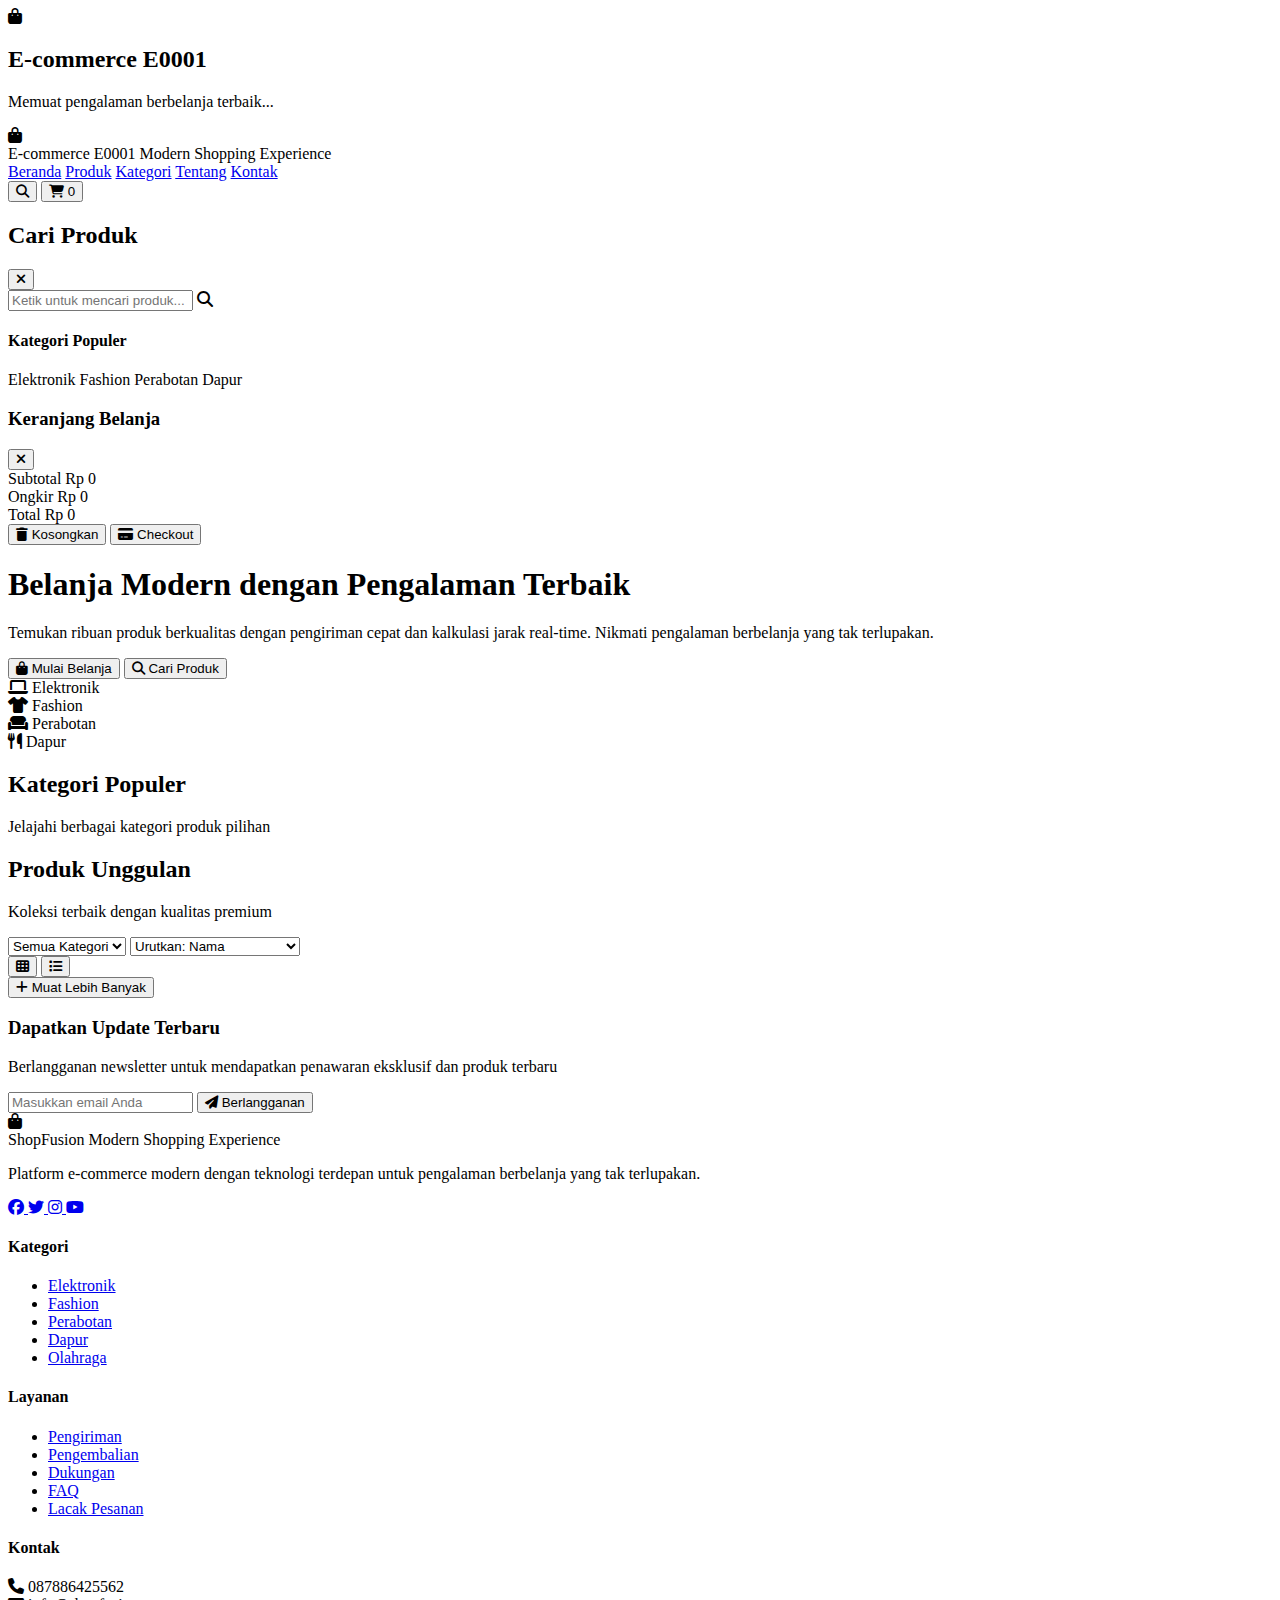
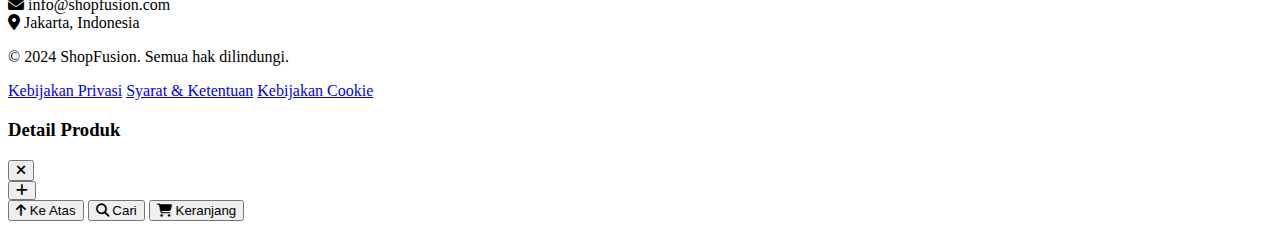
<file: index.html>
<!DOCTYPE html>
<html lang="id">
<head>
    <meta charset="UTF-8">
    <meta name="viewport" content="width=device-width, initial-scale=1.0">
    <title>ShopFusion - E-commerce Modern</title>
    <link rel="stylesheet" href="https://e0001.appsku.my.id/css/style.css">
    <link href="https://cdnjs.cloudflare.com/ajax/libs/font-awesome/6.4.0/css/all.min.css" rel="stylesheet">
    <link href="https://fonts.googleapis.com/css2?family=Inter:wght@300;400;500;600;700;800&family=Space+Grotesk:wght@300;400;500;600;700&display=swap" rel="stylesheet">
</head>
<body>
    <!-- Loading Screen -->
    <div class="loading-screen" id="loadingScreen">
        <div class="loading-content">
            <div class="loading-logo">
                <div class="logo-icon">
                    <i class="fas fa-shopping-bag"></i>
                </div>
                <h2>E-commerce E0001</h2>
            </div>
            <div class="loading-spinner"></div>
            <p>Memuat pengalaman berbelanja terbaik...</p>
        </div>
    </div>

    <!-- Header -->
    <header class="header" id="header">
        <div class="container">
            <div class="header-content">
                <!-- Logo -->
                <div class="logo">
                    <div class="logo-icon">
                        <i class="fas fa-shopping-bag"></i>
                    </div>
                    <div class="logo-text">
                        <span class="brand-name">E-commerce E0001</span>
                        <span class="brand-tagline">Modern Shopping Experience</span>
                    </div>
                </div>

                <!-- Navigation -->
                <nav class="nav-menu" id="navMenu">
                    <a href="#home" class="nav-link active">Beranda</a>
                    <a href="#products" class="nav-link">Produk</a>
                    <a href="#categories" class="nav-link">Kategori</a>
                    <a href="#about" class="nav-link">Tentang</a>
                    <a href="contact.html" class="nav-link">Kontak</a>
                </nav>

                <!-- Header Actions -->
                <div class="header-actions">
                    <button class="action-btn search-btn" id="searchToggle">
                        <i class="fas fa-search"></i>
                    </button>
                    <!-- <button class="action-btn theme-toggle" style="display:none" id="themeToggle">
                        <i class="fas fa-moon"></i>
                    </button> -->
                    <button class="action-btn cart-toggle" id="cartToggle">
                        <i class="fas fa-shopping-cart"></i>
                        <span class="cart-badge" id="cartBadge">0</span>
                    </button>
                    <!-- <button class="mobile-menu-toggle" style="display:none"  id="mobileMenuToggle">
                        <span></span>
                        <span></span>
                        <span></span>
                    </button> -->
                </div>
            </div>
        </div>
    </header>

    <!-- Search Overlay -->
    <div class="search-overlay" id="searchOverlay">
        <div class="search-container">
            <div class="search-header">
                <h2>Cari Produk</h2>
                <button class="search-close" id="searchClose">
                    <i class="fas fa-times"></i>
                </button>
            </div>
            <div class="search-input-container">
                <input type="text" class="search-input" id="searchInput" placeholder="Ketik untuk mencari produk...">
                <i class="fas fa-search search-icon"></i>
            </div>
            <div class="search-suggestions" id="searchSuggestions">
                <div class="suggestion-category">
                    <h4>Kategori Populer</h4>
                    <div class="suggestion-items">
                        <span class="suggestion-item">Elektronik</span>
                        <span class="suggestion-item">Fashion</span>
                        <span class="suggestion-item">Perabotan</span>
                        <span class="suggestion-item">Dapur</span>
                    </div>
                </div>
            </div>
            <div class="search-results" id="searchResults"></div>
        </div>
    </div>

    <!-- Cart Sidebar -->
    <div class="cart-sidebar" id="cartSidebar">
        <div class="cart-header">
            <h3>Keranjang Belanja</h3>
            <button class="cart-close" id="cartClose">
                <i class="fas fa-times"></i>
            </button>
        </div>
        <div class="cart-content">
            <div class="cart-items" id="cartItems">
                <!-- Cart items will be populated here -->
            </div>
            <div class="cart-summary">
                <div class="summary-row">
                    <span>Subtotal</span>
                    <span id="cartSubtotal">Rp 0</span>
                </div>
                <div class="summary-row">
                    <span>Ongkir</span>
                    <span id="cartShipping">Rp 0</span>
                </div>
                <div class="summary-row total">
                    <span>Total</span>
                    <span id="cartTotal">Rp 0</span>
                </div>
            </div>
            <div class="cart-actions">
                <button class="btn btn-outline" onclick="clearCart()">
                    <i class="fas fa-trash"></i>
                    <span>Kosongkan</span>
                </button>
                <button class="btn btn-primary" onclick="goToCheckout()">
                    <i class="fas fa-credit-card"></i>
                    <span>Checkout</span>
                </button>
            </div>
        </div>
    </div>

    <!-- Main Content -->
    <main class="main-content">
        <!-- Hero Section -->
        <section class="hero" id="home">
            <div class="hero-background">
                <div class="gradient-orb orb-1"></div>
                <div class="gradient-orb orb-2"></div>
                <div class="gradient-orb orb-3"></div>
            </div>
            <div class="container">
                <div class="hero-content">
                    <div class="hero-text">
                        <h1 class="hero-title">
                            Belanja Modern dengan
                            <span class="gradient-text">Pengalaman Terbaik</span>
                        </h1>
                        <p class="hero-description">
                            Temukan ribuan produk berkualitas dengan pengiriman cepat dan kalkulasi jarak real-time. 
                            Nikmati pengalaman berbelanja yang tak terlupakan.
                        </p>
                        <div class="hero-actions">
                            <button class="btn btn-primary btn-large" onclick="scrollToProducts()">
                                <i class="fas fa-shopping-bag"></i>
                                <span>Mulai Belanja</span>
                            </button>
                            <button class="btn btn-outline btn-large" onclick="openSearch()">
                                <i class="fas fa-search"></i>
                                <span>Cari Produk</span>
                            </button>
                        </div>
                    </div>
                    <div class="hero-visual">
                        <div class="floating-card card-1">
                            <i class="fas fa-laptop"></i>
                            <span>Elektronik</span>
                        </div>
                        <div class="floating-card card-2">
                            <i class="fas fa-tshirt"></i>
                            <span>Fashion</span>
                        </div>
                        <div class="floating-card card-3">
                            <i class="fas fa-couch"></i>
                            <span>Perabotan</span>
                        </div>
                        <div class="floating-card card-4">
                            <i class="fas fa-utensils"></i>
                            <span>Dapur</span>
                        </div>
                    </div>
                </div>
            </div>
        </section>


        <!-- Categories Section -->
        <section class="categories" id="categories">
            <div class="container">
                <div class="section-header">
                    <h2 class="section-title">Kategori Populer</h2>
                    <p class="section-description">Jelajahi berbagai kategori produk pilihan</p>
                </div>
                <div class="categories-grid" id="categoriesGrid">
                    <!-- Categories will be populated here -->
                </div>
            </div>
        </section>

        <!-- Products Section -->
        <section class="products" id="products">
            <div class="container">
                <div class="section-header">
                    <h2 class="section-title">Produk Unggulan</h2>
                    <p class="section-description">Koleksi terbaik dengan kualitas premium</p>
                </div>
                
                <div class="products-controls">
                    <div class="filter-controls">
                        <select class="filter-select" id="categoryFilter">
                            <option value="all">Semua Kategori</option>
                        </select>
                        <select class="filter-select" id="sortFilter">
                            <option value="name">Urutkan: Nama</option>
                            <option value="price-low">Harga: Rendah ke Tinggi</option>
                            <option value="price-high">Harga: Tinggi ke Rendah</option>
                            <option value="category">Kategori</option>
                        </select>
                    </div>
                    <div class="view-controls">
                        <button class="view-btn active" data-view="grid" id="gridView">
                            <i class="fas fa-th"></i>
                        </button>
                        <button class="view-btn" data-view="list" id="listView">
                            <i class="fas fa-list"></i>
                        </button>
                    </div>
                </div>

                <div class="products-grid" id="productsGrid">
                    <!-- Products will be populated here -->
                </div>

                <div class="load-more-container">
                    <button class="btn btn-outline" id="loadMoreBtn">
                        <i class="fas fa-plus"></i>
                        <span>Muat Lebih Banyak</span>
                    </button>
                </div>
            </div>
        </section>

        <!-- Newsletter Section -->
        <section class="newsletter">
            <div class="container">
                <div class="newsletter-content">
                    <div class="newsletter-text">
                        <h3>Dapatkan Update Terbaru</h3>
                        <p>Berlangganan newsletter untuk mendapatkan penawaran eksklusif dan produk terbaru</p>
                    </div>
                    <div class="newsletter-form">
                        <div class="input-group">
                            <input type="email" placeholder="Masukkan email Anda" class="newsletter-input">
                            <button class="btn btn-primary">
                                <i class="fas fa-paper-plane"></i>
                                <span>Berlangganan</span>
                            </button>
                        </div>
                    </div>
                </div>
            </div>
        </section>
    </main>

    <!-- Footer -->
    <footer class="footer">
        <div class="container">
            <div class="footer-content">
                <div class="footer-section">
                    <div class="footer-logo">
                        <div class="logo-icon">
                            <i class="fas fa-shopping-bag"></i>
                        </div>
                        <div class="logo-text">
                            <span class="brand-name">ShopFusion</span>
                            <span class="brand-tagline">Modern Shopping Experience</span>
                        </div>
                    </div>
                    <p class="footer-description">
                        Platform e-commerce modern dengan teknologi terdepan untuk pengalaman berbelanja yang tak terlupakan.
                    </p>
                    <div class="social-links">
                        <a href="#" class="social-link">
                            <i class="fab fa-facebook"></i>
                        </a>
                        <a href="#" class="social-link">
                            <i class="fab fa-twitter"></i>
                        </a>
                        <a href="#" class="social-link">
                            <i class="fab fa-instagram"></i>
                        </a>
                        <a href="#" class="social-link">
                            <i class="fab fa-youtube"></i>
                        </a>
                    </div>
                </div>
                
                <div class="footer-section">
                    <h4>Kategori</h4>
                    <ul class="footer-links">
                        <li><a href="#products">Elektronik</a></li>
                        <li><a href="#products">Fashion</a></li>
                        <li><a href="#products">Perabotan</a></li>
                        <li><a href="#products">Dapur</a></li>
                        <li><a href="#products">Olahraga</a></li>
                    </ul>
                </div>
                
                <div class="footer-section">
                    <h4>Layanan</h4>
                    <ul class="footer-links">
                        <li><a href="#shipping">Pengiriman</a></li>
                        <li><a href="#returns">Pengembalian</a></li>
                        <li><a href="#support">Dukungan</a></li>
                        <li><a href="#faq">FAQ</a></li>
                        <li><a href="#track">Lacak Pesanan</a></li>
                    </ul>
                </div>
                
                <div class="footer-section">
                    <h4>Kontak</h4>
                    <div class="contact-info">
                        <div class="contact-item">
                            <i class="fas fa-phone"></i>
                            <span>087886425562</span>
                        </div>
                        <div class="contact-item">
                            <i class="fas fa-envelope"></i>
                            <span>info@shopfusion.com</span>
                        </div>
                        <div class="contact-item">
                            <i class="fas fa-map-marker-alt"></i>
                            <span>Jakarta, Indonesia</span>
                        </div>
                    </div>
                </div>
            </div>
            
            <div class="footer-bottom">
                <div class="footer-bottom-content">
                    <p>&copy; 2024 ShopFusion. Semua hak dilindungi.</p>
                    <div class="footer-bottom-links">
                        <a href="#privacy">Kebijakan Privasi</a>
                        <a href="#terms">Syarat & Ketentuan</a>
                        <a href="#cookies">Kebijakan Cookie</a>
                    </div>
                </div>
            </div>
        </div>
    </footer>

    <!-- Product Modal -->
    <div class="modal" id="productModal">
        <div class="modal-overlay" onclick="closeModal()"></div>
        <div class="modal-content">
            <div class="modal-header">
                <h3>Detail Produk</h3>
                <button class="modal-close" onclick="closeModal()">
                    <i class="fas fa-times"></i>
                </button>
            </div>
            <div class="modal-body" id="modalBody">
                <!-- Product details will be populated here -->
            </div>
        </div>
    </div>

    <!-- Floating Action Button -->
    <div class="fab-container">
        <button class="fab" id="fabMain">
            <i class="fas fa-plus"></i>
        </button>
        <div class="fab-menu" id="fabMenu">
            <button class="fab-item" onclick="scrollToTop()">
                <i class="fas fa-arrow-up"></i>
                <span>Ke Atas</span>
            </button>
            <button class="fab-item" onclick="openSearch()">
                <i class="fas fa-search"></i>
                <span>Cari</span>
            </button>
            <button class="fab-item" onclick="openCart()">
                <i class="fas fa-shopping-cart"></i>
                <span>Keranjang</span>
            </button>
        </div>
    </div>

    <script src="https://e0001.appsku.my.id/js/script.js"></script>
</body>
</html>
</file>
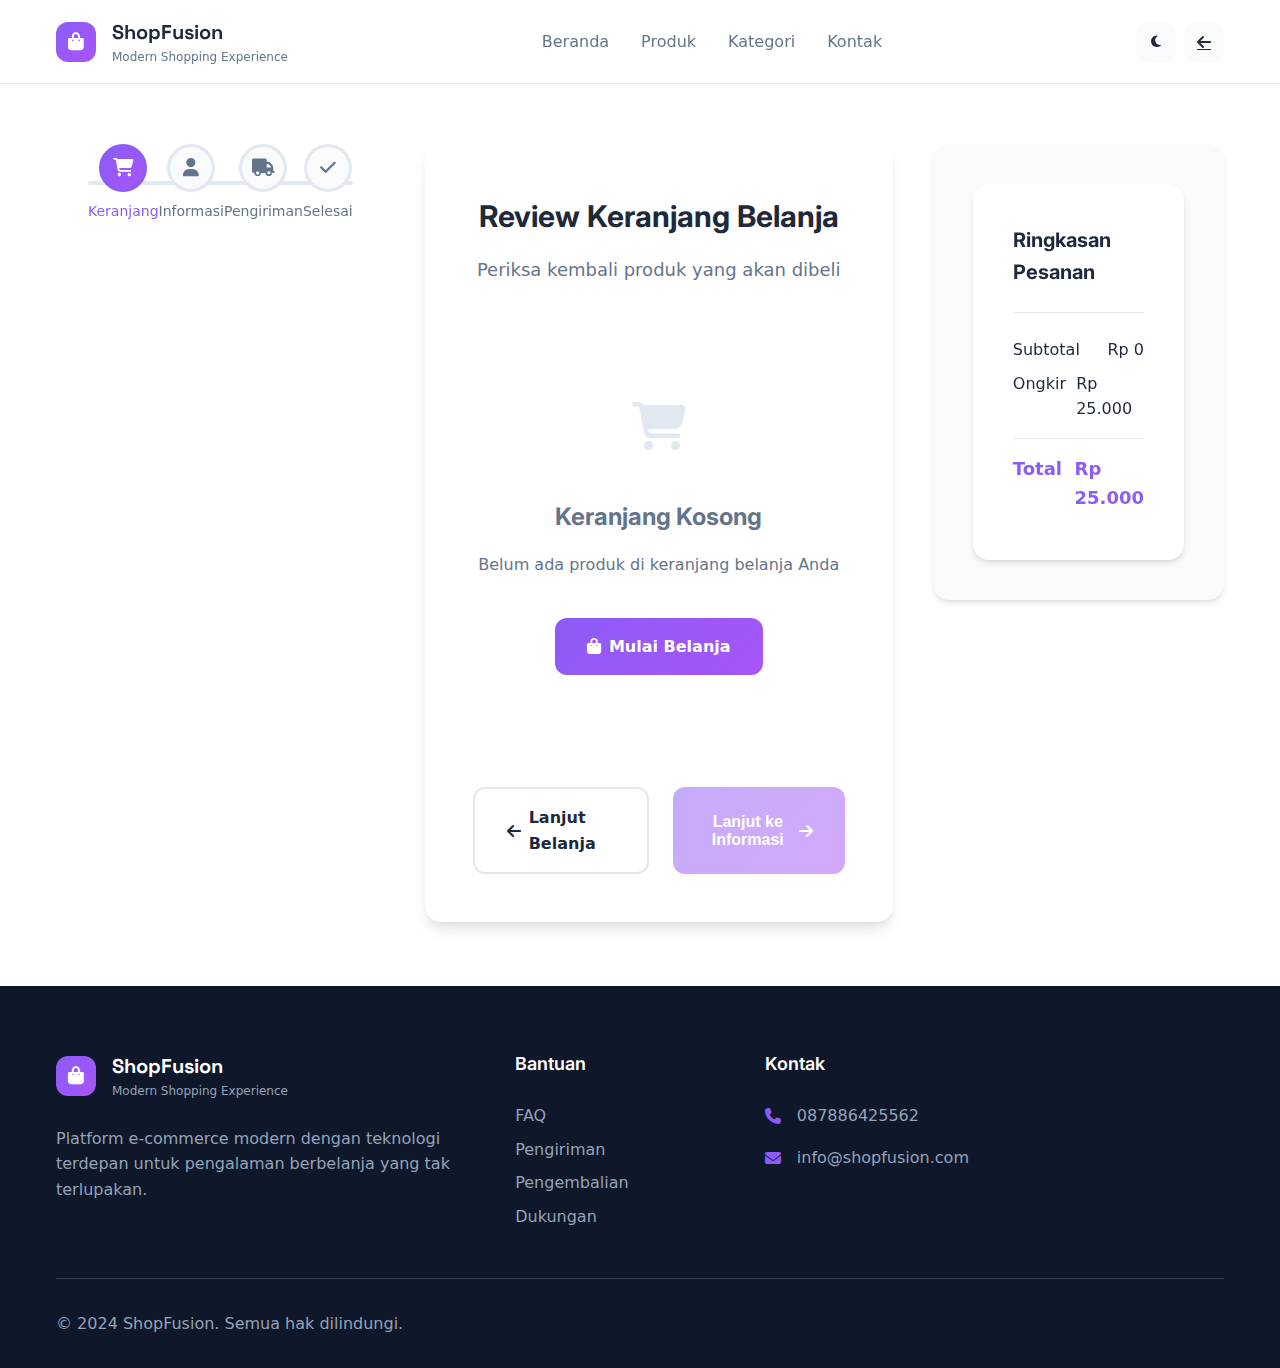
<file: checkout.html>
<!DOCTYPE html>
<html lang="id">
<head>
    <meta charset="UTF-8">
    <meta name="viewport" content="width=device-width, initial-scale=1.0">
    <title>Checkout - ShopFusion</title>
    <link rel="stylesheet" href="css/style.css">
    <link href="https://cdnjs.cloudflare.com/ajax/libs/font-awesome/6.4.0/css/all.min.css" rel="stylesheet">
    <link href="https://fonts.googleapis.com/css2?family=Inter:wght@300;400;500;600;700;800&family=Space+Grotesk:wght@300;400;500;600;700&display=swap" rel="stylesheet">
</head>
<body>
    <!-- Header -->
    <header class="header" id="header">
        <div class="container">
            <div class="header-content">
                <div class="logo">
                    <div class="logo-icon">
                        <i class="fas fa-shopping-bag"></i>
                    </div>
                    <div class="logo-text">
                        <span class="brand-name">ShopFusion</span>
                        <span class="brand-tagline">Modern Shopping Experience</span>
                    </div>
                </div>
                
                <nav class="nav-menu">
                    <a href="index.html" class="nav-link">Beranda</a>
                    <a href="index.html#products" class="nav-link">Produk</a>
                    <a href="index.html#categories" class="nav-link">Kategori</a>
                    <a href="contact.html" class="nav-link">Kontak</a>
                </nav>
                
                <div class="header-actions">
                    <button class="action-btn theme-toggle" id="themeToggle">
                        <i class="fas fa-moon"></i>
                    </button>
                    <a href="index.html" class="action-btn">
                        <i class="fas fa-arrow-left"></i>
                    </a>
                </div>
            </div>
        </div>
    </header>

    <!-- Main Content -->
    <main class="main-content">
        <!-- Checkout Section -->
        <section class="checkout-section">
            <div class="container">
                <!-- Progress Steps -->
                <div class="checkout-progress">
                    <div class="progress-step active" data-step="1">
                        <div class="step-icon">
                            <i class="fas fa-shopping-cart"></i>
                        </div>
                        <span>Keranjang</span>
                    </div>
                    <div class="progress-step" data-step="2">
                        <div class="step-icon">
                            <i class="fas fa-user"></i>
                        </div>
                        <span>Informasi</span>
                    </div>
                    <div class="progress-step" data-step="3">
                        <div class="step-icon">
                            <i class="fas fa-truck"></i>
                        </div>
                        <span>Pengiriman</span>
                    </div>
                    <div class="progress-step" data-step="4">
                        <div class="step-icon">
                            <i class="fas fa-check"></i>
                        </div>
                        <span>Selesai</span>
                    </div>
                </div>

                <div class="checkout-content">
                    <!-- Step 1: Cart Review -->
                    <div class="checkout-step" id="step1">
                        <div class="step-header">
                            <h2>Review Keranjang Belanja</h2>
                            <p>Periksa kembali produk yang akan dibeli</p>
                        </div>
                        
                        <div class="cart-review" id="cartReview">
                            <!-- Cart items will be populated here -->
                        </div>
                        
                        <div class="step-actions">
                            <a href="index.html" class="btn btn-outline">
                                <i class="fas fa-arrow-left"></i>
                                <span>Lanjut Belanja</span>
                            </a>
                            <button class="btn btn-primary" onclick="nextStep()" id="nextStep1">
                                <span>Lanjut ke Informasi</span>
                                <i class="fas fa-arrow-right"></i>
                            </button>
                        </div>
                    </div>

                    <!-- Step 2: Customer Information -->
                    <div class="checkout-step hidden" id="step2">
                        <div class="step-header">
                            <h2>Informasi Pelanggan</h2>
                            <p>Masukkan data diri untuk pengiriman</p>
                        </div>
                        
                        <form class="checkout-form" id="customerForm">
                            <div class="form-grid">
                                <div class="form-group">
                                    <label for="firstName">Nama Depan *</label>
                                    <input type="text" id="firstName" name="firstName" required>
                                </div>
                                <div class="form-group">
                                    <label for="lastName">Nama Belakang *</label>
                                    <input type="text" id="lastName" name="lastName" required>
                                </div>
                            </div>
                            
                            <div class="form-group">
                                <label for="email">Email</label>
                                <input type="email" id="email" name="email" placeholder="email@example.com">
                            </div>
                            
                            <div class="form-group">
                                <label for="phone">Nomor WhatsApp *</label>
                                <input type="tel" id="phone" name="phone" placeholder="08xxxxxxxxxx" required>
                            </div>
                            
                            <div class="form-group">
                                <label for="address">Alamat Lengkap *</label>
                                <textarea id="address" name="address" rows="3" placeholder="Jl. Nama Jalan No. XX, Kelurahan, Kecamatan, Jakarta" required></textarea>
                                <div class="address-suggestions" id="addressSuggestions"></div>
                            </div>
                            
                            <div class="form-grid">
                                <div class="form-group">
                                    <label for="city">Kota *</label>
                                    <input type="text" id="city" name="city" value="Jakarta" readonly>
                                </div>
                                <div class="form-group">
                                    <label for="postalCode">Kode Pos</label>
                                    <input type="text" id="postalCode" name="postalCode" placeholder="12345">
                                </div>
                            </div>
                        </form>
                        
                        <div class="step-actions">
                            <button class="btn btn-outline" onclick="prevStep()">
                                <i class="fas fa-arrow-left"></i>
                                <span>Kembali</span>
                            </button>
                            <button class="btn btn-primary" onclick="nextStep()" id="nextStep2">
                                <span>Lanjut</span>
                                <i class="fas fa-calculator"></i>
                            </button>
                        </div>
                    </div>

                    <!-- Step 3: Shipping & Payment -->
                    <div class="checkout-step hidden" id="step3">
                        <div class="step-header">
                            <h2>Pengiriman & Pembayaran</h2>
                            <p>Pilih metode pengiriman dan pembayaran</p>
                        </div>
                        
                        <!-- Distance Calculation Result -->
                        <div class="distance-info" id="distanceInfo">
                            <!-- Distance calculation results will be shown here -->
                        </div>
                        
                        <!-- Shipping Options -->
                        <div class="shipping-options">
                            <h3>Metode Pengiriman</h3>
                            <div class="shipping-methods" id="shippingMethods">
                                <!-- Shipping methods will be populated here -->
                            </div>
                        </div>
                        
                        <!-- Store Selection -->
                        <div class="store-selection">
                            <h3>Pilih Toko Terdekat</h3>
                            <div class="store-list" id="storeList">
                                <!-- Store options will be populated here -->
                            </div>
                        </div>
                        
                        <!-- Payment Method -->
                        <div class="payment-method">
                            <h3>Metode Pembayaran</h3>
                            <div class="payment-options">
                                <label class="payment-option">
                                    <input type="radio" name="payment" value="whatsapp" checked>
                                    <div class="payment-card">
                                        <i class="fab fa-whatsapp"></i>
                                        <div>
                                            <strong>WhatsApp Order</strong>
                                            <p>Pesan langsung via WhatsApp</p>
                                        </div>
                                    </div>
                                </label>
                                <label class="payment-option">
                                    <input type="radio" name="payment" value="cod">
                                    <div class="payment-card">
                                        <i class="fas fa-money-bill-wave"></i>
                                        <div>
                                            <strong>Bayar di Tempat (COD)</strong>
                                            <p>Bayar saat barang diterima</p>
                                        </div>
                                    </div>
                                </label>
                            </div>
                        </div>
                        
                        <div class="step-actions">
                            <button class="btn btn-outline" onclick="prevStep()">
                                <i class="fas fa-arrow-left"></i>
                                <span>Kembali</span>
                            </button>
                            <button class="btn btn-primary" onclick="nextStep()" id="nextStep3">
                                <span>Proses Pesanan</span>
                                <i class="fas fa-credit-card"></i>
                            </button>
                        </div>
                    </div>

                    <!-- Step 4: Order Confirmation -->
                    <div class="checkout-step hidden" id="step4">
                        <div class="step-header">
                            <h2>Pesanan Berhasil!</h2>
                            <p>Terima kasih atas pesanan Anda</p>
                        </div>
                        
                        <div class="order-success">
                            <div class="success-icon">
                                <i class="fas fa-check-circle"></i>
                            </div>
                            <h3>Pesanan Anda Sedang Diproses</h3>
                            <p>Kami akan menghubungi Anda melalui WhatsApp untuk konfirmasi pesanan.</p>
                            
                            <div class="order-summary" id="orderSummary">
                                <!-- Order summary will be populated here -->
                            </div>
                            
                            <div class="success-actions">
                                <a href="index.html" class="btn btn-primary">
                                    <i class="fas fa-home"></i>
                                    <span>Kembali ke Beranda</span>
                                </a>
                                <button class="btn btn-outline" onclick="trackOrder()">
                                    <i class="fas fa-search"></i>
                                    <span>Lacak Pesanan</span>
                                </button>
                            </div>
                        </div>
                    </div>
                </div>

                <!-- Order Summary Sidebar -->
                <div class="order-summary-sidebar">
                    <div class="summary-card">
                        <h3>Ringkasan Pesanan</h3>
                        
                        <div class="summary-items" id="summaryItems">
                            <!-- Summary items will be populated here -->
                        </div>
                        
                        <div class="summary-totals">
                            <div class="summary-row">
                                <span>Subtotal</span>
                                <span>&nbsp;&nbsp;</span>
                                <span id="summarySubtotal">Rp 0</span>
                            </div>
                            <div class="summary-row">
                                <span>Ongkir</span>
                                <span>&nbsp;&nbsp;</span>
                                <span id="summaryShipping">Rp 0</span>
                            </div>
                            <div class="summary-row total">
                                <span>Total</span>
                                <span>&nbsp;&nbsp;</span>
                                <span id="summaryTotal">Rp 0</span>
                            </div>
                        </div>
                      
                    </div>
                </div>
            </div>
        </section>
    </main>

    <!-- Footer -->
    <footer class="footer">
        <div class="container">
            <div class="footer-content">
                <div class="footer-section">
                    <div class="footer-logo">
                        <div class="logo-icon">
                            <i class="fas fa-shopping-bag"></i>
                        </div>
                        <div class="logo-text">
                            <span class="brand-name">ShopFusion</span>
                            <span class="brand-tagline">Modern Shopping Experience</span>
                        </div>
                    </div>
                    <p class="footer-description">
                        Platform e-commerce modern dengan teknologi terdepan untuk pengalaman berbelanja yang tak terlupakan.
                    </p>
                </div>
                
                <div class="footer-section">
                    <h4>Bantuan</h4>
                    <ul class="footer-links">
                        <li><a href="#faq">FAQ</a></li>
                        <li><a href="#shipping">Pengiriman</a></li>
                        <li><a href="#returns">Pengembalian</a></li>
                        <li><a href="#support">Dukungan</a></li>
                    </ul>
                </div>
                
                <div class="footer-section">
                    <h4>Kontak</h4>
                    <div class="contact-info">
                        <div class="contact-item">
                            <i class="fas fa-phone"></i>
                            <span>087886425562</span>
                        </div>
                        <div class="contact-item">
                            <i class="fas fa-envelope"></i>
                            <span>info@shopfusion.com</span>
                        </div>
                    </div>
                </div>
            </div>
            
            <div class="footer-bottom">
                <div class="footer-bottom-content">
                    <p>&copy; 2024 ShopFusion. Semua hak dilindungi.</p>
                </div>
            </div>
        </div>
    </footer>

    <!-- Loading Overlay -->
    <div class="loading-overlay" id="loadingOverlay">
        <div class="loading-content">
            <div class="loading-spinner"></div>
            <p>Menghitung jarak pengiriman...</p>
        </div>
    </div>

    <script src="js/distance-calculator.js"></script>
    <script src="js/checkout.js"></script>
</body>
</html>
</file>
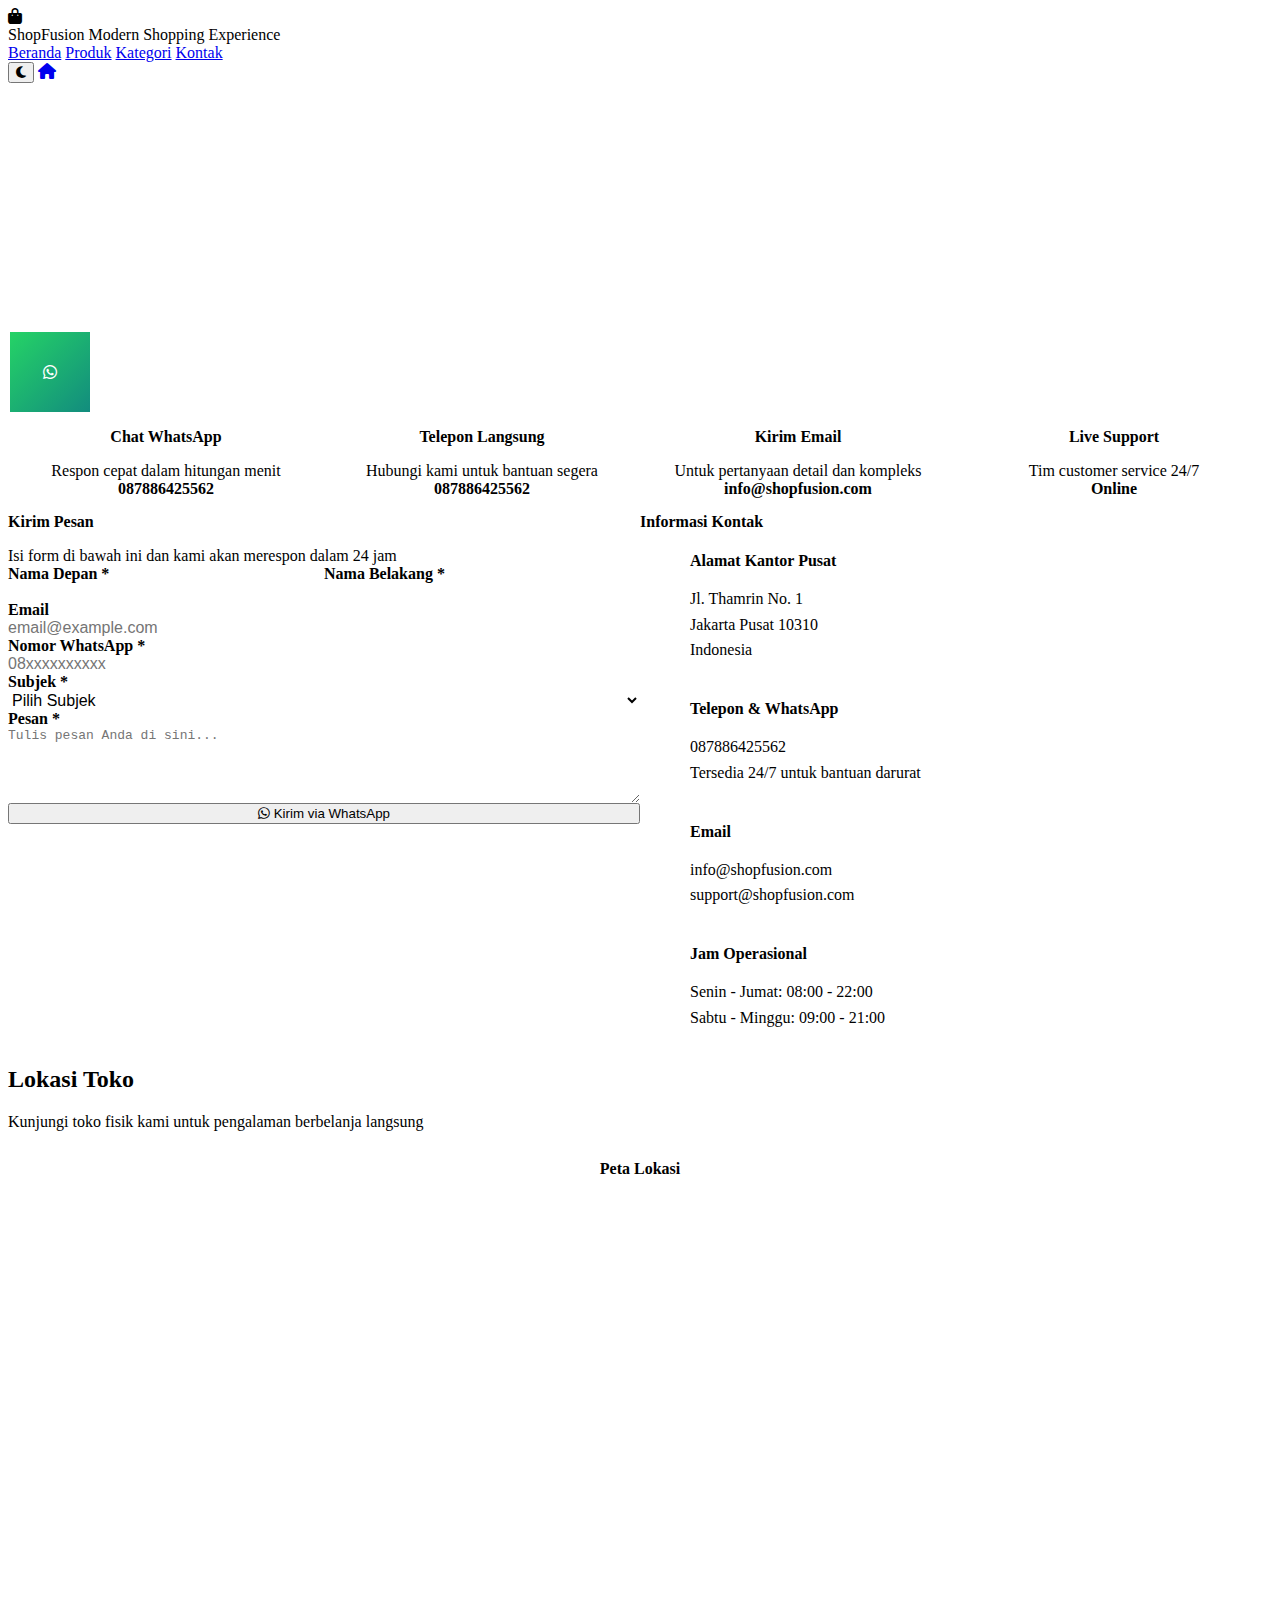
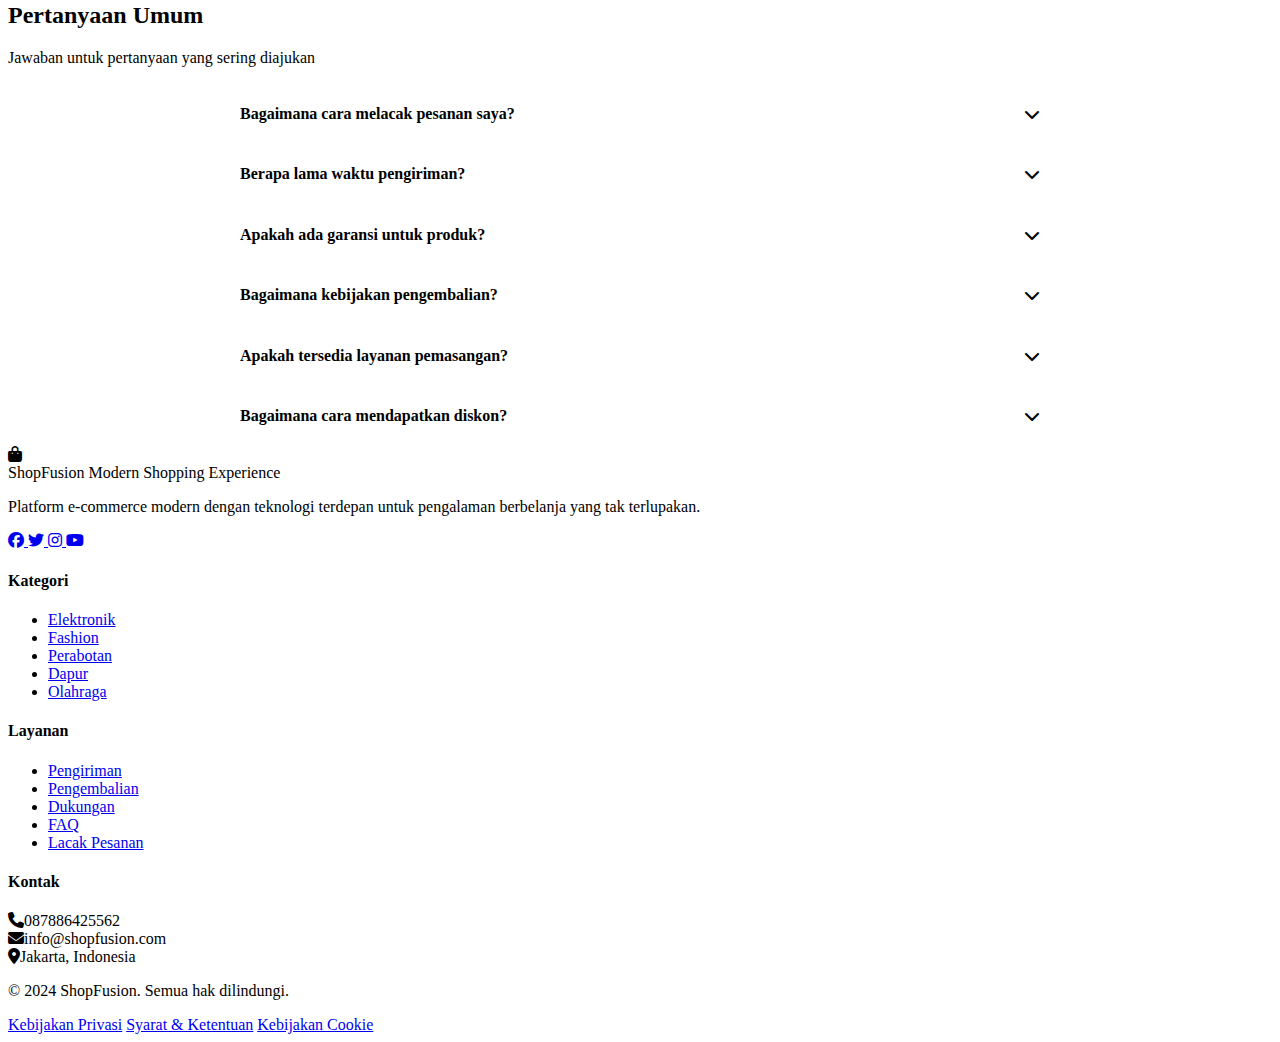
<file: contact.html>
<!DOCTYPE html>
<html lang="id">
<head>
    <meta charset="UTF-8">
    <meta name="viewport" content="width=device-width, initial-scale=1.0">
    <title>Kontak - ShopFusion</title>
    <link rel="stylesheet" href="https://e0001.appsku.my.id/css/style.css">
    <link href="https://cdnjs.cloudflare.com/ajax/libs/font-awesome/6.4.0/css/all.min.css" rel="stylesheet">
    <link href="https://fonts.googleapis.com/css2?family=Inter:wght@300;400;500;600;700;800&family=Space+Grotesk:wght@300;400;500;600;700&display=swap" rel="stylesheet">
</head>
<body>
    <!-- Header -->
    <header class="header" id="header">
        <div class="container">
            <div class="header-content">
                <div class="logo">
                    <div class="logo-icon">
                        <i class="fas fa-shopping-bag"></i>
                    </div>
                    <div class="logo-text">
                        <span class="brand-name">ShopFusion</span>
                        <span class="brand-tagline">Modern Shopping Experience</span>
                    </div>
                </div>
                
                <nav class="nav-menu">
                    <a href="index.html" class="nav-link">Beranda</a>
                    <a href="index.html#products" class="nav-link">Produk</a>
                    <a href="index.html#categories" class="nav-link">Kategori</a>
                    <a href="contact.html" class="nav-link active">Kontak</a>
                </nav>
                
                <div class="header-actions">
                    <button class="action-btn theme-toggle" id="themeToggle">
                        <i class="fas fa-moon"></i>
                    </button>
                    <a href="index.html" class="action-btn">
                        <i class="fas fa-home"></i>
                    </a>
                </div>
            </div>
        </div>
    </header>

    <!-- Main Content -->
    <main class="main-content">
        <!-- Hero Section -->
        <section class="contact-hero">
            <div class="hero-background">
                <div class="gradient-orb orb-1"></div>
                <div class="gradient-orb orb-2"></div>
            </div>
            <div class="container">
                <div class="hero-content">
                    <h1>Hubungi Kami</h1>
                    <p>Kami siap membantu Anda dengan layanan terbaik 24/7</p>
                </div>
            </div>
        </section>

        <!-- Quick Actions -->
        <section class="quick-actions">
            <div class="container">
                <div class="actions-grid">
                    <a href="https://wa.me/087886425562" class="action-card whatsapp" target="_blank">
                        <div class="action-icon">
                            <i class="fab fa-whatsapp"></i>
                        </div>
                        <h3>Chat WhatsApp</h3>
                        <p>Respon cepat dalam hitungan menit</p>
                        <span class="action-label">087886425562</span>
                    </a>
                    
                    <a href="tel:087886425562" class="action-card phone">
                        <div class="action-icon">
                            <i class="fas fa-phone"></i>
                        </div>
                        <h3>Telepon Langsung</h3>
                        <p>Hubungi kami untuk bantuan segera</p>
                        <span class="action-label">087886425562</span>
                    </a>
                    
                    <a href="mailto:info@shopfusion.com" class="action-card email">
                        <div class="action-icon">
                            <i class="fas fa-envelope"></i>
                        </div>
                        <h3>Kirim Email</h3>
                        <p>Untuk pertanyaan detail dan kompleks</p>
                        <span class="action-label">info@shopfusion.com</span>
                    </a>
                    
                    <div class="action-card support">
                        <div class="action-icon">
                            <i class="fas fa-headset"></i>
                        </div>
                        <h3>Live Support</h3>
                        <p>Tim customer service 24/7</p>
                        <span class="action-label">Online</span>
                    </div>
                </div>
            </div>
        </section>

        <!-- Contact Information -->
        <section class="contact-info">
            <div class="container">
                <div class="contact-grid">
                    <!-- Contact Form -->
                    <div class="contact-form-section">
                        <h2>Kirim Pesan</h2>
                        <p>Isi form di bawah ini dan kami akan merespon dalam 24 jam</p>
                        
                        <form class="contact-form" id="contactForm">
                            <div class="form-grid">
                                <div class="form-group">
                                    <label for="firstName">Nama Depan *</label>
                                    <input type="text" id="firstName" name="firstName" required>
                                </div>
                                <div class="form-group">
                                    <label for="lastName">Nama Belakang *</label>
                                    <input type="text" id="lastName" name="lastName" required>
                                </div>
                            </div>
                            
                            <div class="form-group">
                                <label for="email">Email</label>
                                <input type="email" id="email" name="email" placeholder="email@example.com">
                            </div>
                            
                            <div class="form-group">
                                <label for="phone">Nomor WhatsApp *</label>
                                <input type="tel" id="phone" name="phone" placeholder="08xxxxxxxxxx" required>
                            </div>
                            
                            <div class="form-group">
                                <label for="subject">Subjek *</label>
                                <select id="subject" name="subject" required>
                                    <option value="">Pilih Subjek</option>
                                    <option value="product">Pertanyaan Produk</option>
                                    <option value="order">Status Pesanan</option>
                                    <option value="shipping">Pengiriman</option>
                                    <option value="return">Pengembalian</option>
                                    <option value="complaint">Keluhan</option>
                                    <option value="suggestion">Saran</option>
                                    <option value="partnership">Kerjasama</option>
                                    <option value="other">Lainnya</option>
                                </select>
                            </div>
                            
                            <div class="form-group">
                                <label for="message">Pesan *</label>
                                <textarea id="message" name="message" rows="5" placeholder="Tulis pesan Anda di sini..." required></textarea>
                            </div>
                            
                            <button type="submit" class="btn btn-primary">
                                <i class="fab fa-whatsapp"></i>
                                <span>Kirim via WhatsApp</span>
                            </button>
                        </form>
                    </div>
                    
                    <!-- Contact Details -->
                    <div class="contact-details">
                        <h2>Informasi Kontak</h2>
                        
                        <div class="contact-item">
                            <div class="contact-icon">
                                <i class="fas fa-map-marker-alt"></i>
                            </div>
                            <div class="contact-content">
                                <h4>Alamat Kantor Pusat</h4>
                                <p>Jl. Thamrin No. 1<br>Jakarta Pusat 10310<br>Indonesia</p>
                            </div>
                        </div>
                        
                        <div class="contact-item">
                            <div class="contact-icon">
                                <i class="fas fa-phone"></i>
                            </div>
                            <div class="contact-content">
                                <h4>Telepon & WhatsApp</h4>
                                <p>087886425562<br>Tersedia 24/7 untuk bantuan darurat</p>
                            </div>
                        </div>
                        
                        <div class="contact-item">
                            <div class="contact-icon">
                                <i class="fas fa-envelope"></i>
                            </div>
                            <div class="contact-content">
                                <h4>Email</h4>
                                <p>info@shopfusion.com<br>support@shopfusion.com</p>
                            </div>
                        </div>
                        
                        <div class="contact-item">
                            <div class="contact-icon">
                                <i class="fas fa-clock"></i>
                            </div>
                            <div class="contact-content">
                                <h4>Jam Operasional</h4>
                                <p>Senin - Jumat: 08:00 - 22:00<br>Sabtu - Minggu: 09:00 - 21:00</p>
                            </div>
                        </div>
                    </div>
                </div>
            </div>
        </section>

        <!-- Store Locations -->
        <section class="store-locations">
            <div class="container">
                <div class="section-header">
                    <h2>Lokasi Toko</h2>
                    <p>Kunjungi toko fisik kami untuk pengalaman berbelanja langsung</p>
                </div>
                
                <div class="stores-grid" id="storesGrid">
                    <!-- Store locations will be populated here -->
                </div>
            </div>
        </section>

        <!-- Map Section -->
        <section class="map-section">
            <div class="container">
                <h2>Peta Lokasi</h2>
                <div class="map-container">
                    <div class="map-placeholder">
                        <iframe 
                            src="https://www.google.com/maps/embed?pb=!1m18!1m12!1m3!1d3966.521260322283!2d106.8195613!3d-6.1944491!2m3!1f0!2f0!3f0!3m2!1i1024!2i768!4f13.1!3m3!1m2!1s0x2e69f5d2e764b12d%3A0x3d2ad6e1e0e9bcc8!2sJl.%20Thamrin%2C%20Jakarta%20Pusat!5e0!3m2!1sen!2sid!4v1635123456789!5m2!1sen!2sid"
                            width="100%" 
                            height="400" 
                            style="border:0; border-radius: 1rem;" 
                            allowfullscreen="" 
                            loading="lazy" 
                            referrerpolicy="no-referrer-when-downgrade">
                        </iframe>
                    </div>
                </div>
            </div>
        </section>

        <!-- FAQ Section -->
        <section class="faq-section">
            <div class="container">
                <div class="section-header">
                    <h2>Pertanyaan Umum</h2>
                    <p>Jawaban untuk pertanyaan yang sering diajukan</p>
                </div>
                
                <div class="faq-grid">
                    <div class="faq-item">
                        <div class="faq-question" onclick="toggleFAQ(this)">
                            <h4>Bagaimana cara melacak pesanan saya?</h4>
                            <i class="fas fa-chevron-down"></i>
                        </div>
                        <div class="faq-answer">
                            <p>Setelah pesanan diproses, Anda akan menerima nomor tracking melalui WhatsApp. Gunakan nomor tersebut untuk melacak status pengiriman secara real-time.</p>
                        </div>
                    </div>
                    
                    <div class="faq-item">
                        <div class="faq-question" onclick="toggleFAQ(this)">
                            <h4>Berapa lama waktu pengiriman?</h4>
                            <i class="fas fa-chevron-down"></i>
                        </div>
                        <div class="faq-answer">
                            <p>Waktu pengiriman bervariasi berdasarkan jarak: 1-2 jam untuk jarak ≤5km, 2-4 jam untuk 6-10km, 4-8 jam untuk 11-20km, dan 1-3 hari untuk jarak lebih jauh.</p>
                        </div>
                    </div>
                    
                    <div class="faq-item">
                        <div class="faq-question" onclick="toggleFAQ(this)">
                            <h4>Apakah ada garansi untuk produk?</h4>
                            <i class="fas fa-chevron-down"></i>
                        </div>
                        <div class="faq-answer">
                            <p>Ya, semua produk dilengkapi dengan garansi resmi dari manufacturer. Periode garansi bervariasi tergantung jenis produk.</p>
                        </div>
                    </div>
                    
                    <div class="faq-item">
                        <div class="faq-question" onclick="toggleFAQ(this)">
                            <h4>Bagaimana kebijakan pengembalian?</h4>
                            <i class="fas fa-chevron-down"></i>
                        </div>
                        <div class="faq-answer">
                            <p>Kami menerima pengembalian dalam 7 hari setelah pembelian dengan kondisi produk masih dalam keadaan baik dan kemasan asli.</p>
                        </div>
                    </div>
                    
                    <div class="faq-item">
                        <div class="faq-question" onclick="toggleFAQ(this)">
                            <h4>Apakah tersedia layanan pemasangan?</h4>
                            <i class="fas fa-chevron-down"></i>
                        </div>
                        <div class="faq-answer">
                            <p>Ya, untuk produk tertentu seperti furniture dan elektronik besar, kami menyediakan layanan pemasangan dengan biaya tambahan.</p>
                        </div>
                    </div>
                    
                    <div class="faq-item">
                        <div class="faq-question" onclick="toggleFAQ(this)">
                            <h4>Bagaimana cara mendapatkan diskon?</h4>
                            <i class="fas fa-chevron-down"></i>
                        </div>
                        <div class="faq-answer">
                            <p>Ikuti media sosial kami dan berlangganan newsletter untuk mendapatkan kode promo eksklusif. Kami juga sering mengadakan flash sale dan promo khusus.</p>
                        </div>
                    </div>
                </div>
            </div>
        </section>
    </main>

    <!-- Footer -->
    <footer class="footer">
        <div class="container">
            <div class="footer-content">
                <div class="footer-section">
                    <div class="footer-logo">
                        <div class="logo-icon">
                            <i class="fas fa-shopping-bag"></i>
                        </div>
                        <div class="logo-text">
                            <span class="brand-name">ShopFusion</span>
                            <span class="brand-tagline">Modern Shopping Experience</span>
                        </div>
                    </div>
                    <p class="footer-description">
                        Platform e-commerce modern dengan teknologi terdepan untuk pengalaman berbelanja yang tak terlupakan.
                    </p>
                    <div class="social-links">
                        <a href="#" class="social-link">
                            <i class="fab fa-facebook"></i>
                        </a>
                        <a href="#" class="social-link">
                            <i class="fab fa-twitter"></i>
                        </a>
                        <a href="#" class="social-link">
                            <i class="fab fa-instagram"></i>
                        </a>
                        <a href="#" class="social-link">
                            <i class="fab fa-youtube"></i>
                        </a>
                    </div>
                </div>
                
                <div class="footer-section">
                    <h4>Kategori</h4>
                    <ul class="footer-links">
                        <li><a href="index.html#products">Elektronik</a></li>
                        <li><a href="index.html#products">Fashion</a></li>
                        <li><a href="index.html#products">Perabotan</a></li>
                        <li><a href="index.html#products">Dapur</a></li>
                        <li><a href="index.html#products">Olahraga</a></li>
                    </ul>
                </div>
                
                <div class="footer-section">
                    <h4>Layanan</h4>
                    <ul class="footer-links">
                        <li><a href="#shipping">Pengiriman</a></li>
                        <li><a href="#returns">Pengembalian</a></li>
                        <li><a href="#support">Dukungan</a></li>
                        <li><a href="#faq">FAQ</a></li>
                        <li><a href="#track">Lacak Pesanan</a></li>
                    </ul>
                </div>
                
                <div class="footer-section">
                    <h4>Kontak</h4>
                    <div class="contact-info">
                        <div class="contact-item">
                            <i class="fas fa-phone"></i>
                            <span>087886425562</span>
                        </div>
                        <div class="contact-item">
                            <i class="fas fa-envelope"></i>
                            <span>info@shopfusion.com</span>
                        </div>
                        <div class="contact-item">
                            <i class="fas fa-map-marker-alt"></i>
                            <span>Jakarta, Indonesia</span>
                        </div>
                    </div>
                </div>
            </div>
            
            <div class="footer-bottom">
                <div class="footer-bottom-content">
                    <p>&copy; 2024 ShopFusion. Semua hak dilindungi.</p>
                    <div class="footer-bottom-links">
                        <a href="#privacy">Kebijakan Privasi</a>
                        <a href="#terms">Syarat & Ketentuan</a>
                        <a href="#cookies">Kebijakan Cookie</a>
                    </div>
                </div>
            </div>
        </div>
    </footer>

    <script src="https://e0001.appsku.my.id/js/distance-calculator.js"></script>
    <script src="js/contact.js"></script>
</body>
</html>
</file>
<file: css/style.css>
/* CSS Variables */
:root {
  /* Colors */
  --primary-gradient: linear-gradient(135deg, #8B5CF6 0%, #A855F7 100%);
  --secondary-gradient: linear-gradient(135deg, #3B82F6 0%, #06B6D4 100%);
  --accent-gradient: linear-gradient(135deg, #EC4899 0%, #F97316 100%);
  --success-gradient: linear-gradient(135deg, #10B981 0%, #059669 100%);
  --warning-gradient: linear-gradient(135deg, #F59E0B 0%, #D97706 100%);
  
  --primary-color: #8B5CF6;
  --secondary-color: #3B82F6;
  --accent-color: #EC4899;
  --success-color: #10B981;
  --warning-color: #F59E0B;
  --error-color: #EF4444;
  
  --dark-bg: #0F172A;
  --dark-surface: #1E293B;
  --dark-border: #334155;
  --dark-text: #F1F5F9;
  --dark-text-secondary: #94A3B8;
  
  --light-bg: #FFFFFF;
  --light-surface: #F8FAFC;
  --light-border: #E2E8F0;
  --light-text: #1E293B;
  --light-text-secondary: #64748B;
  
  /* Typography */
  --font-heading: 'Inter', system-ui, sans-serif;
  --font-body: system-ui, -apple-system, sans-serif;
  --font-accent: 'Space Grotesk', system-ui, sans-serif;
  
  --font-size-xs: 0.75rem;
  --font-size-sm: 0.875rem;
  --font-size-base: 1rem;
  --font-size-lg: 1.125rem;
  --font-size-xl: 1.25rem;
  --font-size-2xl: 1.5rem;
  --font-size-3xl: 1.875rem;
  --font-size-4xl: 2.25rem;
  --font-size-5xl: 3rem;
  
  /* Spacing */
  --space-xs: 0.25rem;
  --space-sm: 0.5rem;
  --space-md: 1rem;
  --space-lg: 1.5rem;
  --space-xl: 2rem;
  --space-2xl: 2.5rem;
  --space-3xl: 3rem;
  --space-4xl: 4rem;
  
  /* Border Radius */
  --radius-sm: 0.375rem;
  --radius-md: 0.5rem;
  --radius-lg: 0.75rem;
  --radius-xl: 1rem;
  --radius-2xl: 1.5rem;
  --radius-full: 9999px;
  
  /* Shadows */
  --shadow-sm: 0 1px 2px 0 rgba(0, 0, 0, 0.05);
  --shadow-md: 0 4px 6px -1px rgba(0, 0, 0, 0.1), 0 2px 4px -1px rgba(0, 0, 0, 0.06);
  --shadow-lg: 0 10px 15px -3px rgba(0, 0, 0, 0.1), 0 4px 6px -2px rgba(0, 0, 0, 0.05);
  --shadow-xl: 0 20px 25px -5px rgba(0, 0, 0, 0.1), 0 10px 10px -5px rgba(0, 0, 0, 0.04);
  --shadow-2xl: 0 25px 50px -12px rgba(0, 0, 0, 0.25);
  
  /* Transitions */
  --transition-fast: 150ms ease-out;
  --transition-normal: 300ms ease-out;
  --transition-slow: 500ms ease-out;
  
  /* Z-index */
  --z-dropdown: 1000;
  --z-sticky: 1020;
  --z-fixed: 1030;
  --z-modal-backdrop: 1040;
  --z-modal: 1050;
  --z-popover: 1060;
  --z-tooltip: 1070;
}

/* Dark Theme */
[data-theme="dark"] {
  --bg-color: var(--dark-bg);
  --surface-color: var(--dark-surface);
  --border-color: var(--dark-border);
  --text-color: var(--dark-text);
  --text-secondary: var(--dark-text-secondary);
}

/* Light Theme (Default) */
[data-theme="light"], :root {
  --bg-color: var(--light-bg);
  --surface-color: var(--light-surface);
  --border-color: var(--light-border);
  --text-color: var(--light-text);
  --text-secondary: var(--light-text-secondary);
}

/* Reset and Base Styles */
* {
  margin: 0;
  padding: 0;
  box-sizing: border-box;
}

html {
  scroll-behavior: smooth;
}

body {
  font-family: var(--font-body);
  font-size: var(--font-size-base);
  line-height: 1.6;
  color: var(--text-color);
  background: var(--bg-color);
  transition: background-color var(--transition-normal), color var(--transition-normal);
  overflow-x: hidden;
}

/* Container */
.container {
  max-width: 1200px;
  margin: 0 auto;
  padding: 0 var(--space-md);
}

/* Loading Screen */
.loading-screen {
  position: fixed;
  top: 0;
  left: 0;
  width: 100%;
  height: 100%;
  background: linear-gradient(135deg, var(--primary-color), var(--secondary-color));
  display: flex;
  align-items: center;
  justify-content: center;
  z-index: 9999;
  transition: opacity var(--transition-slow), visibility var(--transition-slow);
}

.loading-screen.hidden {
  opacity: 0;
  visibility: hidden;
}

.loading-content {
  text-align: center;
  color: white;
}

.loading-logo {
  display: flex;
  align-items: center;
  justify-content: center;
  gap: var(--space-md);
  margin-bottom: var(--space-xl);
}

.loading-logo .logo-icon {
  width: 60px;
  height: 60px;
  background: rgba(255, 255, 255, 0.2);
  border-radius: var(--radius-xl);
  display: flex;
  align-items: center;
  justify-content: center;
  font-size: var(--font-size-2xl);
  backdrop-filter: blur(10px);
}

.loading-logo h2 {
  font-family: var(--font-accent);
  font-size: var(--font-size-3xl);
  font-weight: 700;
}

.loading-spinner {
  width: 40px;
  height: 40px;
  border: 3px solid rgba(255, 255, 255, 0.3);
  border-top: 3px solid white;
  border-radius: 50%;
  animation: spin 1s linear infinite;
  margin: 0 auto var(--space-lg);
}

@keyframes spin {
  0% { transform: rotate(0deg); }
  100% { transform: rotate(360deg); }
}

/* Header */
.header {
  position: fixed;
  top: 0;
  left: 0;
  width: 100%;
  background: rgba(255, 255, 255, 0.95);
  backdrop-filter: blur(20px);
  border-bottom: 1px solid var(--border-color);
  z-index: var(--z-fixed);
  transition: all var(--transition-normal);
}

[data-theme="dark"] .header {
  background: rgba(15, 23, 42, 0.95);
}

.header-content {
  display: flex;
  align-items: center;
  justify-content: space-between;
  padding: var(--space-md) 0;
}

/* Logo */
.logo {
  display: flex;
  align-items: center;
  gap: var(--space-md);
  text-decoration: none;
  color: var(--text-color);
}

.logo-icon {
  width: 40px;
  height: 40px;
  background: var(--primary-gradient);
  border-radius: var(--radius-lg);
  display: flex;
  align-items: center;
  justify-content: center;
  color: white;
  font-size: var(--font-size-lg);
}

.logo-text .brand-name {
  font-family: var(--font-accent);
  font-size: var(--font-size-xl);
  font-weight: 700;
  display: block;
}

.logo-text .brand-tagline {
  font-size: var(--font-size-xs);
  color: var(--text-secondary);
  display: block;
}

/* Navigation */
.nav-menu {
  display: flex;
  align-items: center;
  gap: var(--space-xl);
}

.nav-link {
  text-decoration: none;
  color: var(--text-secondary);
  font-weight: 500;
  transition: color var(--transition-fast);
  position: relative;
}

.nav-link:hover,
.nav-link.active {
  color: var(--primary-color);
}

.nav-link.active::after {
  content: '';
  position: absolute;
  bottom: -8px;
  left: 0;
  width: 100%;
  height: 2px;
  background: var(--primary-gradient);
  border-radius: var(--radius-full);
}

/* Header Actions */
.header-actions {
  display: flex;
  align-items: center;
  gap: var(--space-sm);
}

.action-btn {
  width: 40px;
  height: 40px;
  border: none;
  background: var(--surface-color);
  border-radius: var(--radius-lg);
  display: flex;
  align-items: center;
  justify-content: center;
  color: var(--text-color);
  cursor: pointer;
  transition: all var(--transition-fast);
  position: relative;
}

.action-btn:hover {
  background: var(--primary-color);
  color: white;
  transform: translateY(-2px);
}

.cart-badge {
  position: absolute;
  top: -5px;
  right: -5px;
  background: var(--accent-gradient);
  color: white;
  font-size: var(--font-size-xs);
  font-weight: 600;
  padding: 2px 6px;
  border-radius: var(--radius-full);
  min-width: 18px;
  height: 18px;
  display: flex;
  align-items: center;
  justify-content: center;
}

.mobile-menu-toggle {
  display: none;
  flex-direction: column;
  gap: 3px;
  background: none;
  border: none;
  cursor: pointer;
  padding: var(--space-sm);
}

.mobile-menu-toggle span {
  width: 20px;
  height: 2px;
  background: var(--text-color);
  transition: all var(--transition-fast);
}

/* Search Overlay */
.search-overlay {
  position: fixed;
  top: 0;
  left: 0;
  width: 100%;
  height: 100%;
  background: rgba(0, 0, 0, 0.8);
  backdrop-filter: blur(10px);
  z-index: var(--z-modal);
  opacity: 0;
  visibility: hidden;
  transition: all var(--transition-normal);
}

.search-overlay.active {
  opacity: 1;
  visibility: visible;
}

.search-container {
  max-width: 600px;
  margin: 10vh auto;
  padding: var(--space-md);
}

.search-header {
  display: flex;
  align-items: center;
  justify-content: space-between;
  margin-bottom: var(--space-xl);
  color: white;
}

.search-header h2 {
  font-family: var(--font-heading);
  font-size: var(--font-size-2xl);
}

.search-close {
  width: 40px;
  height: 40px;
  border: none;
  background: rgba(255, 255, 255, 0.1);
  border-radius: var(--radius-lg);
  color: white;
  cursor: pointer;
  transition: all var(--transition-fast);
}

.search-close:hover {
  background: rgba(255, 255, 255, 0.2);
}

.search-input-container {
  position: relative;
  margin-bottom: var(--space-xl);
}

.search-input {
  width: 100%;
  padding: var(--space-lg) var(--space-lg) var(--space-lg) 50px;
  border: none;
  border-radius: var(--radius-xl);
  font-size: var(--font-size-lg);
  background: rgba(255, 255, 255, 0.95);
  backdrop-filter: blur(10px);
  outline: none;
}

.search-icon {
  position: absolute;
  left: var(--space-lg);
  top: 50%;
  transform: translateY(-50%);
  color: var(--text-secondary);
}

.search-suggestions {
  background: rgba(255, 255, 255, 0.95);
  backdrop-filter: blur(10px);
  border-radius: var(--radius-xl);
  padding: var(--space-xl);
  margin-bottom: var(--space-lg);
}

.suggestion-category h4 {
  margin-bottom: var(--space-md);
  color: var(--text-color);
}

.suggestion-items {
  display: flex;
  flex-wrap: wrap;
  gap: var(--space-sm);
}

.suggestion-item {
  padding: var(--space-sm) var(--space-md);
  background: var(--surface-color);
  border-radius: var(--radius-full);
  font-size: var(--font-size-sm);
  cursor: pointer;
  transition: all var(--transition-fast);
}

.suggestion-item:hover {
  background: var(--primary-color);
  color: white;
}

/* Cart Sidebar */
.cart-sidebar {
  position: fixed;
  top: 0;
  right: -400px;
  width: 400px;
  height: 100%;
  background: var(--bg-color);
  border-left: 1px solid var(--border-color);
  z-index: var(--z-modal);
  transition: right var(--transition-normal);
  display: flex;
  flex-direction: column;
}

.cart-sidebar.open {
  right: 0;
}

.cart-header {
  display: flex;
  align-items: center;
  justify-content: space-between;
  padding: var(--space-xl);
  border-bottom: 1px solid var(--border-color);
}

.cart-header h3 {
  font-family: var(--font-heading);
  font-size: var(--font-size-lg);
  font-weight: 600;
}

.cart-close {
  width: 32px;
  height: 32px;
  border: none;
  background: var(--surface-color);
  border-radius: var(--radius-md);
  color: var(--text-color);
  cursor: pointer;
  transition: all var(--transition-fast);
}

.cart-close:hover {
  background: var(--error-color);
  color: white;
}

.cart-content {
  flex: 1;
  display: flex;
  flex-direction: column;
  padding: var(--space-xl);
}

.cart-items {
  flex: 1;
  overflow-y: auto;
  margin-bottom: var(--space-xl);
}

.cart-summary {
  border-top: 1px solid var(--border-color);
  padding-top: var(--space-lg);
  margin-bottom: var(--space-lg);
}

.summary-row {
  display: flex;
  justify-content: space-between;
  margin-bottom: var(--space-sm);
}

.summary-row.total {
  font-weight: 600;
  font-size: var(--font-size-lg);
  color: var(--primary-color);
  border-top: 1px solid var(--border-color);
  padding-top: var(--space-sm);
  margin-top: var(--space-sm);
}

.cart-actions {
  display: flex;
  gap: var(--space-md);
}

/* Main Content */
.main-content {
  padding-top: 80px;
}

/* Hero Section */
.hero {
  min-height: 100vh;
  display: flex;
  align-items: center;
  position: relative;
  overflow: hidden;
}

.hero-background {
  position: absolute;
  top: 0;
  left: 0;
  width: 100%;
  height: 100%;
  z-index: -1;
}

.gradient-orb {
  position: absolute;
  border-radius: 50%;
  filter: blur(100px);
  opacity: 0.3;
  animation: float 6s ease-in-out infinite;
}

.orb-1 {
  width: 300px;
  height: 300px;
  background: var(--primary-gradient);
  top: 10%;
  left: 10%;
  animation-delay: 0s;
}

.orb-2 {
  width: 200px;
  height: 200px;
  background: var(--secondary-gradient);
  top: 60%;
  right: 20%;
  animation-delay: 2s;
}

.orb-3 {
  width: 150px;
  height: 150px;
  background: var(--accent-gradient);
  bottom: 20%;
  left: 60%;
  animation-delay: 4s;
}

@keyframes float {
  0%, 100% { transform: translateY(0px) rotate(0deg); }
  50% { transform: translateY(-20px) rotate(180deg); }
}

.hero-content {
  display: grid;
  grid-template-columns: 1fr 1fr;
  gap: var(--space-4xl);
  align-items: center;
}

.hero-title {
  font-family: var(--font-heading);
  font-size: var(--font-size-5xl);
  font-weight: 800;
  line-height: 1.1;
  margin-bottom: var(--space-xl);
}

.gradient-text {
  background: var(--primary-gradient);
  -webkit-background-clip: text;
  -webkit-text-fill-color: transparent;
  background-clip: text;
}

.hero-description {
  font-size: var(--font-size-lg);
  color: var(--text-secondary);
  margin-bottom: var(--space-2xl);
  line-height: 1.6;
}

.hero-actions {
  display: flex;
  gap: var(--space-lg);
}

.hero-visual {
  position: relative;
  height: 400px;
}

.floating-card {
  position: absolute;
  background: rgba(255, 255, 255, 0.1);
  backdrop-filter: blur(20px);
  border: 1px solid rgba(255, 255, 255, 0.2);
  border-radius: var(--radius-xl);
  padding: var(--space-lg);
  display: flex;
  align-items: center;
  gap: var(--space-md);
  color: var(--text-color);
  font-weight: 600;
  animation: floatCard 4s ease-in-out infinite;
}

.floating-card i {
  font-size: var(--font-size-xl);
  color: var(--primary-color);
}

.card-1 {
  top: 20%;
  left: 10%;
  animation-delay: 0s;
}

.card-2 {
  top: 10%;
  right: 20%;
  animation-delay: 1s;
}

.card-3 {
  bottom: 30%;
  left: 20%;
  animation-delay: 2s;
}

.card-4 {
  bottom: 10%;
  right: 10%;
  animation-delay: 3s;
}

@keyframes floatCard {
  0%, 100% { transform: translateY(0px); }
  50% { transform: translateY(-10px); }
}

/* Buttons */
.btn {
  display: inline-flex;
  align-items: center;
  gap: var(--space-sm);
  padding: var(--space-md) var(--space-xl);
  border: none;
  border-radius: var(--radius-lg);
  font-size: var(--font-size-base);
  font-weight: 600;
  text-decoration: none;
  cursor: pointer;
  transition: all var(--transition-fast);
  position: relative;
  overflow: hidden;
}

.btn::before {
  content: '';
  position: absolute;
  top: 0;
  left: -100%;
  width: 100%;
  height: 100%;
  background: linear-gradient(90deg, transparent, rgba(255, 255, 255, 0.2), transparent);
  transition: left var(--transition-normal);
}

.btn:hover::before {
  left: 100%;
}

.btn-primary {
  background: var(--primary-gradient);
  color: white;
}

.btn-primary:hover {
  transform: translateY(-2px);
  box-shadow: var(--shadow-lg);
}

.btn-outline {
  background: transparent;
  color: var(--text-color);
  border: 2px solid var(--border-color);
}

.btn-outline:hover {
  background: var(--primary-color);
  color: white;
  border-color: var(--primary-color);
}

.btn-large {
  padding: var(--space-lg) var(--space-2xl);
  font-size: var(--font-size-lg);
}

/* Features Section */
.features {
  padding: var(--space-4xl) 0;
  background: var(--surface-color);
}

.features-grid {
  display: grid;
  grid-template-columns: repeat(auto-fit, minmax(250px, 1fr));
  gap: var(--space-2xl);
}

.feature-card {
  text-align: center;
  padding: var(--space-2xl);
  background: var(--bg-color);
  border-radius: var(--radius-xl);
  box-shadow: var(--shadow-md);
  transition: all var(--transition-normal);
}

.feature-card:hover {
  transform: translateY(-5px);
  box-shadow: var(--shadow-xl);
}

.feature-icon {
  width: 80px;
  height: 80px;
  background: var(--primary-gradient);
  border-radius: var(--radius-xl);
  display: flex;
  align-items: center;
  justify-content: center;
  margin: 0 auto var(--space-lg);
  color: white;
  font-size: var(--font-size-2xl);
}

.feature-card h3 {
  font-family: var(--font-heading);
  font-size: var(--font-size-xl);
  font-weight: 600;
  margin-bottom: var(--space-md);
}

.feature-card p {
  color: var(--text-secondary);
  line-height: 1.6;
}

/* Section Headers */
.section-header {
  text-align: center;
  margin-bottom: var(--space-4xl);
}

.section-title {
  font-family: var(--font-heading);
  font-size: var(--font-size-4xl);
  font-weight: 700;
  margin-bottom: var(--space-md);
}

.section-description {
  font-size: var(--font-size-lg);
  color: var(--text-secondary);
  max-width: 600px;
  margin: 0 auto;
}

/* Categories Section */
.categories {
  padding: var(--space-4xl) 0;
}

.categories-grid {
  display: grid;
  grid-template-columns: repeat(auto-fit, minmax(200px, 1fr));
  gap: var(--space-xl);
}

.category-card {
  background: var(--bg-color);
  border: 2px solid var(--border-color);
  border-radius: var(--radius-xl);
  padding: var(--space-2xl);
  text-align: center;
  cursor: pointer;
  transition: all var(--transition-normal);
  position: relative;
  overflow: hidden;
}

.category-card::before {
  content: '';
  position: absolute;
  top: 0;
  left: 0;
  width: 100%;
  height: 100%;
  background: var(--primary-gradient);
  opacity: 0;
  transition: opacity var(--transition-normal);
}

.category-card:hover::before {
  opacity: 0.1;
}

.category-card:hover {
  border-color: var(--primary-color);
  transform: translateY(-5px);
  box-shadow: var(--shadow-lg);
}

.category-icon {
  width: 60px;
  height: 60px;
  background: var(--surface-color);
  border-radius: var(--radius-xl);
  display: flex;
  align-items: center;
  justify-content: center;
  margin: 0 auto var(--space-lg);
  font-size: var(--font-size-xl);
  color: var(--primary-color);
  transition: all var(--transition-normal);
  position: relative;
  z-index: 1;
}

.category-card:hover .category-icon {
  background: var(--primary-color);
  color: white;
}

.category-name {
  font-family: var(--font-heading);
  font-size: var(--font-size-lg);
  font-weight: 600;
  margin-bottom: var(--space-sm);
  position: relative;
  z-index: 1;
}

.category-count {
  color: var(--text-secondary);
  font-size: var(--font-size-sm);
  position: relative;
  z-index: 1;
}

/* Products Section */
.products {
  padding: var(--space-4xl) 0;
  background: var(--surface-color);
}

.products-controls {
  display: flex;
  justify-content: space-between;
  align-items: center;
  margin-bottom: var(--space-2xl);
  gap: var(--space-lg);
}

.filter-controls {
  display: flex;
  gap: var(--space-md);
}

.filter-select {
  padding: var(--space-md) var(--space-lg);
  border: 2px solid var(--border-color);
  border-radius: var(--radius-lg);
  background: var(--bg-color);
  color: var(--text-color);
  font-size: var(--font-size-base);
  cursor: pointer;
  transition: all var(--transition-fast);
}

.filter-select:focus {
  outline: none;
  border-color: var(--primary-color);
}

.view-controls {
  display: flex;
  gap: var(--space-sm);
}

.view-btn {
  width: 40px;
  height: 40px;
  border: 2px solid var(--border-color);
  background: var(--bg-color);
  border-radius: var(--radius-md);
  color: var(--text-color);
  cursor: pointer;
  transition: all var(--transition-fast);
}

.view-btn.active,
.view-btn:hover {
  background: var(--primary-color);
  color: white;
  border-color: var(--primary-color);
}

.products-grid {
  display: grid;
  grid-template-columns: repeat(auto-fill, minmax(280px, 1fr));
  gap: var(--space-xl);
  margin-bottom: var(--space-2xl);
}

.product-card {
  background: var(--bg-color);
  border-radius: var(--radius-xl);
  overflow: hidden;
  box-shadow: var(--shadow-md);
  transition: all var(--transition-normal);
  cursor: pointer;
}

.product-card:hover {
  transform: translateY(-5px);
  box-shadow: var(--shadow-xl);
}

.product-image {
  height: 200px;
  background: var(--surface-color);
  display: flex;
  align-items: center;
  justify-content: center;
  font-size: var(--font-size-4xl);
  color: var(--primary-color);
  position: relative;
  overflow: hidden;
}

.product-image::before {
  content: '';
  position: absolute;
  top: 0;
  left: 0;
  width: 100%;
  height: 100%;
  background: var(--primary-gradient);
  opacity: 0.1;
}

.product-info {
  padding: var(--space-xl);
}

.product-category {
  font-size: var(--font-size-sm);
  color: var(--text-secondary);
  margin-bottom: var(--space-sm);
  text-transform: uppercase;
  letter-spacing: 0.5px;
}

.product-name {
  font-family: var(--font-heading);
  font-size: var(--font-size-lg);
  font-weight: 600;
  margin-bottom: var(--space-sm);
  line-height: 1.3;
}

.product-description {
  color: var(--text-secondary);
  font-size: var(--font-size-sm);
  margin-bottom: var(--space-lg);
  line-height: 1.5;
}

.product-price {
  font-size: var(--font-size-xl);
  font-weight: 700;
  color: var(--primary-color);
  margin-bottom: var(--space-lg);
}

.product-actions {
  display: flex;
  gap: var(--space-sm);
}

.product-actions .btn {
  flex: 1;
  justify-content: center;
  padding: var(--space-md);
}

/* Load More */
.load-more-container {
  text-align: center;
}

/* Newsletter Section */
.newsletter {
  padding: var(--space-4xl) 0;
  background: var(--primary-gradient);
  color: white;
}

.newsletter-content {
  display: grid;
  grid-template-columns: 1fr 1fr;
  gap: var(--space-2xl);
  align-items: center;
}

.newsletter-text h3 {
  font-family: var(--font-heading);
  font-size: var(--font-size-3xl);
  font-weight: 700;
  margin-bottom: var(--space-md);
}

.newsletter-text p {
  font-size: var(--font-size-lg);
  opacity: 0.9;
}

.input-group {
  display: flex;
  gap: var(--space-md);
}

.newsletter-input {
  flex: 1;
  padding: var(--space-lg);
  border: none;
  border-radius: var(--radius-lg);
  font-size: var(--font-size-base);
  background: rgba(255, 255, 255, 0.9);
  backdrop-filter: blur(10px);
}

.newsletter-input:focus {
  outline: none;
  background: white;
}

/* Footer */
.footer {
  background: var(--dark-bg);
  color: var(--dark-text);
  padding: var(--space-4xl) 0 var(--space-xl);
}

.footer-content {
  display: grid;
  grid-template-columns: 2fr 1fr 1fr 1fr;
  gap: var(--space-2xl);
  margin-bottom: var(--space-2xl);
}

.footer-section h4 {
  font-family: var(--font-heading);
  font-size: var(--font-size-lg);
  font-weight: 600;
  margin-bottom: var(--space-lg);
  color: white;
}

.footer-logo {
  display: flex;
  align-items: center;
  gap: var(--space-md);
  margin-bottom: var(--space-lg);
}

.footer-logo .logo-icon {
  background: var(--primary-gradient);
}

.footer-logo .brand-name {
  color: white;
}

.footer-logo .brand-tagline {
  color: var(--dark-text-secondary);
}

.footer-description {
  color: var(--dark-text-secondary);
  line-height: 1.6;
  margin-bottom: var(--space-lg);
}

.social-links {
  display: flex;
  gap: var(--space-md);
}

.social-link {
  width: 40px;
  height: 40px;
  background: rgba(255, 255, 255, 0.1);
  border-radius: var(--radius-lg);
  display: flex;
  align-items: center;
  justify-content: center;
  color: var(--dark-text-secondary);
  text-decoration: none;
  transition: all var(--transition-fast);
}

.social-link:hover {
  background: var(--primary-color);
  color: white;
  transform: translateY(-2px);
}

.footer-links {
  list-style: none;
}

.footer-links li {
  margin-bottom: var(--space-sm);
}

.footer-links a {
  color: var(--dark-text-secondary);
  text-decoration: none;
  transition: color var(--transition-fast);
}

.footer-links a:hover {
  color: var(--primary-color);
}

.contact-info {
  display: flex;
  flex-direction: column;
  gap: var(--space-md);
}

.contact-item {
  display: flex;
  align-items: center;
  gap: var(--space-md);
  color: var(--dark-text-secondary);
}

.contact-item i {
  color: var(--primary-color);
}

.footer-bottom {
  border-top: 1px solid var(--dark-border);
  padding-top: var(--space-xl);
}

.footer-bottom-content {
  display: flex;
  justify-content: space-between;
  align-items: center;
  color: var(--dark-text-secondary);
}

.footer-bottom-links {
  display: flex;
  gap: var(--space-xl);
}

.footer-bottom-links a {
  color: var(--dark-text-secondary);
  text-decoration: none;
  transition: color var(--transition-fast);
}

.footer-bottom-links a:hover {
  color: var(--primary-color);
}

/* Modal */
.modal {
  position: fixed;
  top: 0;
  left: 0;
  width: 100%;
  height: 100%;
  z-index: var(--z-modal);
  opacity: 0;
  visibility: hidden;
  transition: all var(--transition-normal);
}

.modal.open {
  opacity: 1;
  visibility: visible;
}

.modal-overlay {
  position: absolute;
  top: 0;
  left: 0;
  width: 100%;
  height: 100%;
  background: rgba(0, 0, 0, 0.8);
  backdrop-filter: blur(5px);
}

.modal-content {
  position: absolute;
  top: 50%;
  left: 50%;
  transform: translate(-50%, -50%);
  background: var(--bg-color);
  border-radius: var(--radius-xl);
  max-width: 600px;
  width: 90%;
  max-height: 80vh;
  overflow: hidden;
  box-shadow: var(--shadow-2xl);
}

.modal-header {
  display: flex;
  justify-content: space-between;
  align-items: center;
  padding: var(--space-xl);
  border-bottom: 1px solid var(--border-color);
}

.modal-header h3 {
  font-family: var(--font-heading);
  font-size: var(--font-size-xl);
  font-weight: 600;
}

.modal-close {
  width: 32px;
  height: 32px;
  border: none;
  background: var(--surface-color);
  border-radius: var(--radius-md);
  color: var(--text-color);
  cursor: pointer;
  transition: all var(--transition-fast);
}

.modal-close:hover {
  background: var(--error-color);
  color: white;
}

.modal-body {
  padding: var(--space-xl);
  overflow-y: auto;
  max-height: calc(80vh - 120px);
}

/* Floating Action Button */
.fab-container {
  position: fixed;
  bottom: var(--space-xl);
  right: var(--space-xl);
  z-index: var(--z-fixed);
}

.fab {
  width: 56px;
  height: 56px;
  background: var(--primary-gradient);
  border: none;
  border-radius: 50%;
  color: white;
  font-size: var(--font-size-xl);
  cursor: pointer;
  box-shadow: var(--shadow-lg);
  transition: all var(--transition-fast);
}

.fab:hover {
  transform: scale(1.1);
  box-shadow: var(--shadow-xl);
}

.fab-menu {
  position: absolute;
  bottom: 70px;
  right: 0;
  display: flex;
  flex-direction: column;
  gap: var(--space-md);
  opacity: 0;
  visibility: hidden;
  transform: translateY(20px);
  transition: all var(--transition-normal);
}

.fab-menu.open {
  opacity: 1;
  visibility: visible;
  transform: translateY(0);
}

.fab-item {
  display: flex;
  align-items: center;
  gap: var(--space-md);
  padding: var(--space-md) var(--space-lg);
  background: var(--bg-color);
  border: 1px solid var(--border-color);
  border-radius: var(--radius-full);
  color: var(--text-color);
  text-decoration: none;
  cursor: pointer;
  box-shadow: var(--shadow-md);
  transition: all var(--transition-fast);
  white-space: nowrap;
}

.fab-item:hover {
  background: var(--primary-color);
  color: white;
  transform: translateX(-5px);
}

/* Responsive Design */
@media (max-width: 1024px) {
  .hero-content {
    grid-template-columns: 1fr;
    text-align: center;
  }
  
  .newsletter-content {
    grid-template-columns: 1fr;
    text-align: center;
  }
  
  .footer-content {
    grid-template-columns: 1fr 1fr;
    gap: var(--space-xl);
  }
}

@media (max-width: 768px) {
  .mobile-menu-toggle {
    display: flex;
  }
  
  .nav-menu {
    display: none;
  }
  
  .hero-title {
    font-size: var(--font-size-4xl);
  }
  
  .hero-actions {
    flex-direction: column;
    align-items: center;
  }
  
  .products-controls {
    flex-direction: column;
    align-items: stretch;
  }
  
  .filter-controls {
    order: 2;
  }
  
  .view-controls {
    order: 1;
    justify-content: center;
  }
  
  .input-group {
    flex-direction: column;
  }
  
  .footer-content {
    grid-template-columns: 1fr;
  }
  
  .footer-bottom-content {
    flex-direction: column;
    gap: var(--space-md);
    text-align: center;
  }
  
  .cart-sidebar {
    width: 100%;
    right: -100%;
  }
  
  .search-container {
    margin: 5vh auto;
  }
}

@media (max-width: 480px) {
  .container {
    padding: 0 var(--space-sm);
  }
  
  .hero-title {
    font-size: var(--font-size-3xl);
  }
  
  .section-title {
    font-size: var(--font-size-3xl);
  }
  
  .products-grid {
    grid-template-columns: 1fr;
  }
  
  .fab-container {
    bottom: var(--space-lg);
    right: var(--space-lg);
  }
}



/* Checkout Page Specific Styles */
.checkout-section {
    padding: var(--space-4xl) 0;
}

.checkout-section .container {
    display: flex;
    gap: var(--space-2xl);
    align-items: flex-start; /* Align items to the top */
}

.checkout-content {
    flex: 3; /* Takes more space */
    background: var(--bg-color);
    border-radius: var(--radius-xl);
    box-shadow: var(--shadow-lg);
    padding: var(--space-3xl);
}

.order-summary-sidebar {
    flex: 1; /* Takes less space */
    position: sticky;
    top: 100px; /* Adjust based on header height */
    background: var(--surface-color);
    border-radius: var(--radius-xl);
    box-shadow: var(--shadow-md);
    padding: var(--space-2xl);
}

/* Checkout Progress Steps */
.checkout-progress {
    display: flex;
    justify-content: space-between;
    margin-bottom: var(--space-3xl);
    position: relative;
    padding: 0 var(--space-xl);
}

.checkout-progress::before {
    content: "";
    position: absolute;
    top: 50%;
    left: var(--space-xl);
    right: var(--space-xl);
    height: 4px;
    background: var(--border-color);
    transform: translateY(-50%);
    z-index: 0;
    border-radius: var(--radius-full);
}

.progress-step {
    display: flex;
    flex-direction: column;
    align-items: center;
    gap: var(--space-sm);
    position: relative;
    z-index: 1;
    color: var(--text-secondary);
    font-weight: 500;
    transition: color var(--transition-normal);
}

.progress-step.active {
    color: var(--primary-color);
}

.progress-step .step-icon {
    width: 48px;
    height: 48px;
    border-radius: var(--radius-full);
    background: var(--surface-color);
    border: 3px solid var(--border-color);
    display: flex;
    align-items: center;
    justify-content: center;
    font-size: var(--font-size-lg);
    color: var(--text-secondary);
    transition: all var(--transition-normal);
}

.progress-step.active .step-icon {
    background: var(--primary-gradient);
    border-color: var(--primary-color);
    color: white;
}

.progress-step span {
    font-size: var(--font-size-sm);
    text-align: center;
}

/* Checkout Steps Content */
.checkout-step {
    animation: fadeIn 0.5s ease-out;
}

.checkout-step.hidden {
    display: none;
}

@keyframes fadeIn {
    from { opacity: 0; transform: translateY(20px); }
    to { opacity: 1; transform: translateY(0); }
}

.step-header {
    margin-bottom: var(--space-2xl);
    text-align: center;
}

.step-header h2 {
    font-family: var(--font-heading);
    font-size: var(--font-size-3xl);
    font-weight: 700;
    margin-bottom: var(--space-md);
}

.step-header p {
    color: var(--text-secondary);
    font-size: var(--font-size-lg);
}

/* Cart Review */
.cart-review {
    margin-bottom: var(--space-3xl);
}

.empty-cart {
    text-align: center;
    padding: var(--space-4xl) 0;
    color: var(--text-secondary);
}

.empty-cart .empty-icon {
    font-size: var(--font-size-5xl);
    color: var(--border-color);
    margin-bottom: var(--space-xl);
}

.empty-cart h3 {
    font-family: var(--font-heading);
    font-size: var(--font-size-2xl);
    margin-bottom: var(--space-md);
}

.empty-cart p {
    margin-bottom: var(--space-2xl);
}

.cart-item {
    display: flex;
    align-items: center;
    gap: var(--space-lg);
    padding: var(--space-md) 0;
    border-bottom: 1px solid var(--border-color);
}

.cart-item:last-child {
    border-bottom: none;
}

.item-image {
    width: 80px;
    height: 80px;
    background: var(--surface-color);
    border-radius: var(--radius-md);
    display: flex;
    align-items: center;
    justify-content: center;
    font-size: var(--font-size-2xl);
    color: var(--text-secondary);
    flex-shrink: 0;
}

.item-details {
    flex-grow: 1;
}

.item-details h4 {
    font-family: var(--font-heading);
    font-size: var(--font-size-lg);
    font-weight: 600;
    margin-bottom: var(--space-sm);
}

.item-details .item-category {
    font-size: var(--font-size-sm);
    color: var(--text-secondary);
    margin-bottom: var(--space-xs);
}

.item-details .item-description {
    font-size: var(--font-size-sm);
    color: var(--text-secondary);
    display: -webkit-box;
    -webkit-line-clamp: 2;
    -webkit-box-orient: vertical;
    overflow: hidden;
}

.item-quantity {
    display: flex;
    align-items: center;
    gap: var(--space-sm);
    background: var(--surface-color);
    border-radius: var(--radius-lg);
    padding: var(--space-xs) var(--space-sm);
}

.item-quantity button {
    background: none;
    border: none;
    color: var(--primary-color);
    font-size: var(--font-size-lg);
    cursor: pointer;
    padding: var(--space-xs);
}

.item-quantity span {
    font-weight: 600;
    font-size: var(--font-size-base);
}

.item-price {
    text-align: right;
    flex-shrink: 0;
}

.item-price .unit-price {
    font-size: var(--font-size-sm);
    color: var(--text-secondary);
}

.item-price .total-price {
    font-size: var(--font-size-lg);
    font-weight: 600;
    color: var(--primary-color);
}

.remove-item {
    background: none;
    border: none;
    color: var(--error-color);
    font-size: var(--font-size-lg);
    cursor: pointer;
    margin-left: var(--space-md);
}

/* Form Styles */
.checkout-form {
    display: flex;
    flex-direction: column;
    gap: var(--space-lg);
    margin-bottom: var(--space-3xl);
}

.form-grid {
    display: grid;
    grid-template-columns: 1fr 1fr;
    gap: var(--space-lg);
}

.form-group {
    display: flex;
    flex-direction: column;
    gap: var(--space-sm);
}

.form-group label {
    font-weight: 600;
    color: var(--text-color);
    font-size: var(--font-size-sm);
}

.form-group input,
.form-group textarea {
    padding: var(--space-md);
    border: 2px solid var(--border-color);
    border-radius: var(--radius-lg);
    font-size: var(--font-size-base);
    background: var(--surface-color);
    color: var(--text-color);
    transition: border-color var(--transition-fast);
}

.form-group input:focus,
.form-group textarea:focus {
    outline: none;
    border-color: var(--primary-color);
}

.address-suggestions {
    margin-top: var(--space-sm);
    background: var(--surface-color);
    border-radius: var(--radius-md);
    box-shadow: var(--shadow-sm);
    overflow: hidden;
}

.suggestions-list .suggestion-item {
    padding: var(--space-md);
    cursor: pointer;
    display: flex;
    align-items: center;
    gap: var(--space-md);
    transition: background-color var(--transition-fast);
}

.suggestions-list .suggestion-item:hover {
    background: var(--border-color);
}

.suggestions-list .suggestion-item i {
    color: var(--primary-color);
}

.suggestions-list .suggestion-item span {
    font-size: var(--font-size-base);
}

/* Distance Info */
.distance-info {
    margin-bottom: var(--space-3xl);
}

.distance-card {
    background: var(--surface-color);
    border-radius: var(--radius-xl);
    padding: var(--space-2xl);
    box-shadow: var(--shadow-md);
}

.distance-header {
    display: flex;
    align-items: center;
    gap: var(--space-md);
    margin-bottom: var(--space-lg);
}

.distance-header i {
    font-size: var(--font-size-xl);
    color: var(--primary-color);
}

.distance-header h4 {
    font-family: var(--font-heading);
    font-size: var(--font-size-lg);
    font-weight: 600;
}

.distance-details .distance-item {
    display: flex;
    justify-content: space-between;
    padding: var(--space-sm) 0;
    border-bottom: 1px dashed var(--border-color);
}

.distance-details .distance-item:last-child {
    border-bottom: none;
}

.distance-details .label {
    color: var(--text-secondary);
}

.distance-details .value {
    font-weight: 600;
    color: var(--text-color);
}

.distance-details .value.free {
    color: var(--success-color);
}

.free-shipping-badge {
    background: var(--success-gradient);
    color: white;
    padding: var(--space-md);
    border-radius: var(--radius-lg);
    margin-top: var(--space-lg);
    display: flex;
    align-items: center;
    gap: var(--space-md);
    font-weight: 600;
}

/* Shipping Options */
.shipping-options {
    margin-bottom: var(--space-3xl);
}

.shipping-options h3,
.store-selection h3,
.payment-method h3 {
    font-family: var(--font-heading);
    font-size: var(--font-size-xl);
    font-weight: 700;
    margin-bottom: var(--space-lg);
}

.shipping-methods {
    display: flex;
    flex-direction: column;
    gap: var(--space-md);
}

.shipping-method input[type="radio"] {
    display: none;
}

.shipping-method .method-card {
    display: flex;
    align-items: center;
    gap: var(--space-lg);
    background: var(--surface-color);
    border: 2px solid var(--border-color);
    border-radius: var(--radius-xl);
    padding: var(--space-lg);
    cursor: pointer;
    transition: all var(--transition-fast);
}

.shipping-method input[type="radio"]:checked + .method-card {
    border-color: var(--primary-color);
    box-shadow: var(--shadow-md);
}

.shipping-method .method-card:hover {
    background: var(--border-color);
}

.method-icon {
    width: 60px;
    height: 60px;
    background: var(--primary-gradient);
    border-radius: var(--radius-lg);
    display: flex;
    align-items: center;
    justify-content: center;
    font-size: var(--font-size-xl);
    color: white;
    flex-shrink: 0;
}

.method-details strong {
    font-family: var(--font-heading);
    font-size: var(--font-size-lg);
    font-weight: 600;
    display: block;
    margin-bottom: var(--space-xs);
}

.method-details p {
    font-size: var(--font-size-sm);
    color: var(--text-secondary);
}

.method-info {
    display: flex;
    gap: var(--space-md);
    margin-top: var(--space-sm);
}

.method-info .time,
.method-info .cost {
    font-size: var(--font-size-sm);
    font-weight: 600;
    color: var(--primary-color);
}

.method-info .cost {
    color: var(--success-color);
}

/* Store Selection */
.store-selection {
    margin-bottom: var(--space-3xl);
}

.store-list {
    display: flex;
    flex-direction: column;
    gap: var(--space-md);
}

.store-option input[type="radio"] {
    display: none;
}

.store-option .store-card {
    display: flex;
    align-items: center;
    gap: var(--space-lg);
    background: var(--surface-color);
    border: 2px solid var(--border-color);
    border-radius: var(--radius-xl);
    padding: var(--space-lg);
    cursor: pointer;
    transition: all var(--transition-fast);
    position: relative;
}

.store-option input[type="radio"]:checked + .store-card {
    border-color: var(--primary-color);
    box-shadow: var(--shadow-md);
}

.store-option .store-card:hover {
    background: var(--border-color);
}

.store-card .store-icon {
    width: 60px;
    height: 60px;
    background: var(--secondary-gradient);
    border-radius: var(--radius-lg);
    display: flex;
    align-items: center;
    justify-content: center;
    font-size: var(--font-size-xl);
    color: white;
    flex-shrink: 0;
}

.store-details strong {
    font-family: var(--font-heading);
    font-size: var(--font-size-lg);
    font-weight: 600;
    display: block;
    margin-bottom: var(--space-xs);
}

.store-details p {
    font-size: var(--font-size-sm);
    color: var(--text-secondary);
}

.store-info {
    display: flex;
    gap: var(--space-md);
    margin-top: var(--space-sm);
}

.store-info .distance,
.store-info .phone {
    font-size: var(--font-size-sm);
    font-weight: 600;
    color: var(--secondary-color);
}

.nearest-badge {
    position: absolute;
    top: var(--space-md);
    right: var(--space-md);
    background: var(--accent-gradient);
    color: white;
    font-size: var(--font-size-xs);
    font-weight: 600;
    padding: 4px 8px;
    border-radius: var(--radius-full);
}

/* Payment Method */
.payment-method {
    margin-bottom: var(--space-3xl);
}

.payment-options {
    display: flex;
    flex-direction: column;
    gap: var(--space-md);
}

.payment-option input[type="radio"] {
    display: none;
}

.payment-option .payment-card {
    display: flex;
    align-items: center;
    gap: var(--space-lg);
    background: var(--surface-color);
    border: 2px solid var(--border-color);
    border-radius: var(--radius-xl);
    padding: var(--space-lg);
    cursor: pointer;
    transition: all var(--transition-fast);
}

.payment-option input[type="radio"]:checked + .payment-card {
    border-color: var(--primary-color);
    box-shadow: var(--shadow-md);
}

.payment-option .payment-card:hover {
    background: var(--border-color);
}

.payment-card i {
    font-size: var(--font-size-2xl);
    color: var(--primary-color);
    flex-shrink: 0;
}

.payment-card strong {
    font-family: var(--font-heading);
    font-size: var(--font-size-lg);
    font-weight: 600;
    display: block;
    margin-bottom: var(--space-xs);
}

.payment-card p {
    font-size: var(--font-size-sm);
    color: var(--text-secondary);
}

/* Step Actions */
.step-actions {
    display: flex;
    justify-content: space-between;
    gap: var(--space-lg);
    margin-top: var(--space-3xl);
}

.step-actions .btn {
    flex: 1;
    justify-content: center;
}

/* Order Success */
.order-success {
    text-align: center;
    padding: var(--space-4xl) 0;
}

.order-success .success-icon {
    font-size: var(--font-size-5xl);
    color: var(--success-color);
    margin-bottom: var(--space-xl);
}

.order-success h3 {
    font-family: var(--font-heading);
    font-size: var(--font-size-2xl);
    margin-bottom: var(--space-md);
}

.order-success p {
    color: var(--text-secondary);
    margin-bottom: var(--space-2xl);
}

.order-summary {
    background: var(--surface-color);
    border-radius: var(--radius-xl);
    padding: var(--space-2xl);
    box-shadow: var(--shadow-md);
    margin: 0 auto var(--space-3xl);
    max-width: 600px;
    text-align: left;
}

.order-summary h4 {
    font-family: var(--font-heading);
    font-size: var(--font-size-xl);
    font-weight: 700;
    margin-bottom: var(--space-lg);
    text-align: center;
}

.order-info .info-row {
    display: flex;
    justify-content: space-between;
    padding: var(--space-sm) 0;
    border-bottom: 1px dashed var(--border-color);
}

.order-info .info-row:last-child {
    border-bottom: none;
}

.order-info span:first-child {
    color: var(--text-secondary);
}

.order-info span:last-child {
    font-weight: 600;
}

.order-items {
    margin-top: var(--space-2xl);
    border-top: 1px solid var(--border-color);
    padding-top: var(--space-lg);
}

.order-items h5 {
    font-family: var(--font-heading);
    font-size: var(--font-size-lg);
    font-weight: 600;
    margin-bottom: var(--space-md);
}

.order-items .summary-item {
    display: flex;
    justify-content: space-between;
    padding: var(--space-xs) 0;
    font-size: var(--font-size-base);
}

.order-items .summary-item span:last-child {
    font-weight: 600;
}

.order-total {
    margin-top: var(--space-2xl);
    border-top: 1px solid var(--border-color);
    padding-top: var(--space-lg);
}

.order-total .total-row {
    display: flex;
    justify-content: space-between;
    padding: var(--space-sm) 0;
}

.order-total .total-row.final {
    font-size: var(--font-size-xl);
    font-weight: 700;
    color: var(--primary-color);
    border-top: 1px solid var(--border-color);
    padding-top: var(--space-md);
    margin-top: var(--space-md);
}

.success-actions {
    display: flex;
    justify-content: center;
    gap: var(--space-lg);
}

/* Order Summary Sidebar */
.summary-card {
    background: var(--bg-color);
    border-radius: var(--radius-xl);
    padding: var(--space-2xl);
    box-shadow: var(--shadow-md);
}

.summary-card h3 {
    font-family: var(--font-heading);
    font-size: var(--font-size-xl);
    font-weight: 700;
    margin-bottom: var(--space-lg);
}

.summary-items {
    margin-bottom: var(--space-lg);
}

.summary-items .summary-item {
    display: flex;
    justify-content: space-between;
    padding: var(--space-sm) 0;
    border-bottom: 1px dashed var(--border-color);
}

.summary-items .summary-item:last-child {
    border-bottom: none;
}

.summary-items .item-info {
    display: flex;
    flex-direction: column;
}

.summary-items .item-name {
    font-weight: 600;
}

.summary-items .item-qty {
    font-size: var(--font-size-sm);
    color: var(--text-secondary);
}

.summary-items .item-total {
    font-weight: 600;
}

.summary-totals {
    border-top: 1px solid var(--border-color);
    padding-top: var(--space-lg);
}

.summary-totals .summary-row {
    display: flex;
    justify-content: space-between;
    margin-bottom: var(--space-sm);
}

.summary-totals .summary-row.total {
    font-size: var(--font-size-lg);
    font-weight: 700;
    color: var(--primary-color);
    border-top: 1px solid var(--border-color);
    padding-top: var(--space-md);
    margin-top: var(--space-md);
}

.promo-code {
    display: flex;
    gap: var(--space-sm);
    margin-top: var(--space-2xl);
}

.promo-code input {
    flex-grow: 1;
    padding: var(--space-md);
    border: 2px solid var(--border-color);
    border-radius: var(--radius-lg);
    background: var(--surface-color);
    color: var(--text-color);
}

.promo-code button {
    flex-shrink: 0;
    width: 48px;
    height: 48px;
    display: flex;
    align-items: center;
    justify-content: center;
    font-size: var(--font-size-lg);
}

/* Loading Overlay */
.loading-overlay {
    position: fixed;
    top: 0;
    left: 0;
    width: 100%;
    height: 100%;
    background: rgba(0, 0, 0, 0.7);
    backdrop-filter: blur(5px);
    z-index: var(--z-modal-backdrop);
    display: flex;
    align-items: center;
    justify-content: center;
    flex-direction: column;
    gap: var(--space-lg);
    color: white;
    font-size: var(--font-size-lg);
    display: none; /* Hidden by default */
}

.loading-overlay .loading-spinner {
    width: 50px;
    height: 50px;
    border: 4px solid rgba(255, 255, 255, 0.3);
    border-top: 4px solid white;
    border-radius: 50%;
    animation: spin 1s linear infinite;
}

/* Notifications */
.notification {
    position: fixed;
    top: 100px;
    right: 20px;
    background: var(--success-color);
    color: white;
    padding: 1rem 1.5rem;
    border-radius: 0.75rem;
    box-shadow: var(--shadow-lg);
    z-index: var(--z-tooltip);
    transform: translateX(100%);
    transition: transform 0.3s ease;
    max-width: 300px;
    display: flex;
    align-items: center;
    gap: 0.75rem;
}

/* Responsive */
@media (max-width: 1024px) {
    .checkout-section .container {
        flex-direction: column;
    }

    .order-summary-sidebar {
        position: static;
        width: 100%;
    }
}

@media (max-width: 768px) {
    .checkout-progress {
        flex-wrap: wrap;
        justify-content: center;
        gap: var(--space-lg);
    }

    .checkout-progress::before {
        display: none;
    }

    .form-grid {
        grid-template-columns: 1fr;
    }

    .step-actions {
        flex-direction: column;
    }

    .cart-item {
        flex-wrap: wrap;
        justify-content: space-between;
    }

    .item-image {
        order: 1;
    }

    .item-details {
        order: 2;
        flex-basis: calc(100% - 100px);
    }

    .item-quantity {
        order: 3;
        width: 100%;
        justify-content: center;
        margin-top: var(--space-md);
    }

    .item-price {
        order: 4;
        width: 100%;
        text-align: center;
        margin-top: var(--space-md);
    }

    .remove-item {
        order: 5;
        margin-left: 0;
        width: 100%;
        text-align: center;
        margin-top: var(--space-md);
    }

    .payment-options {
        flex-direction: column;
    }

    .success-actions {
        flex-direction: column;
    }
}
</file>
